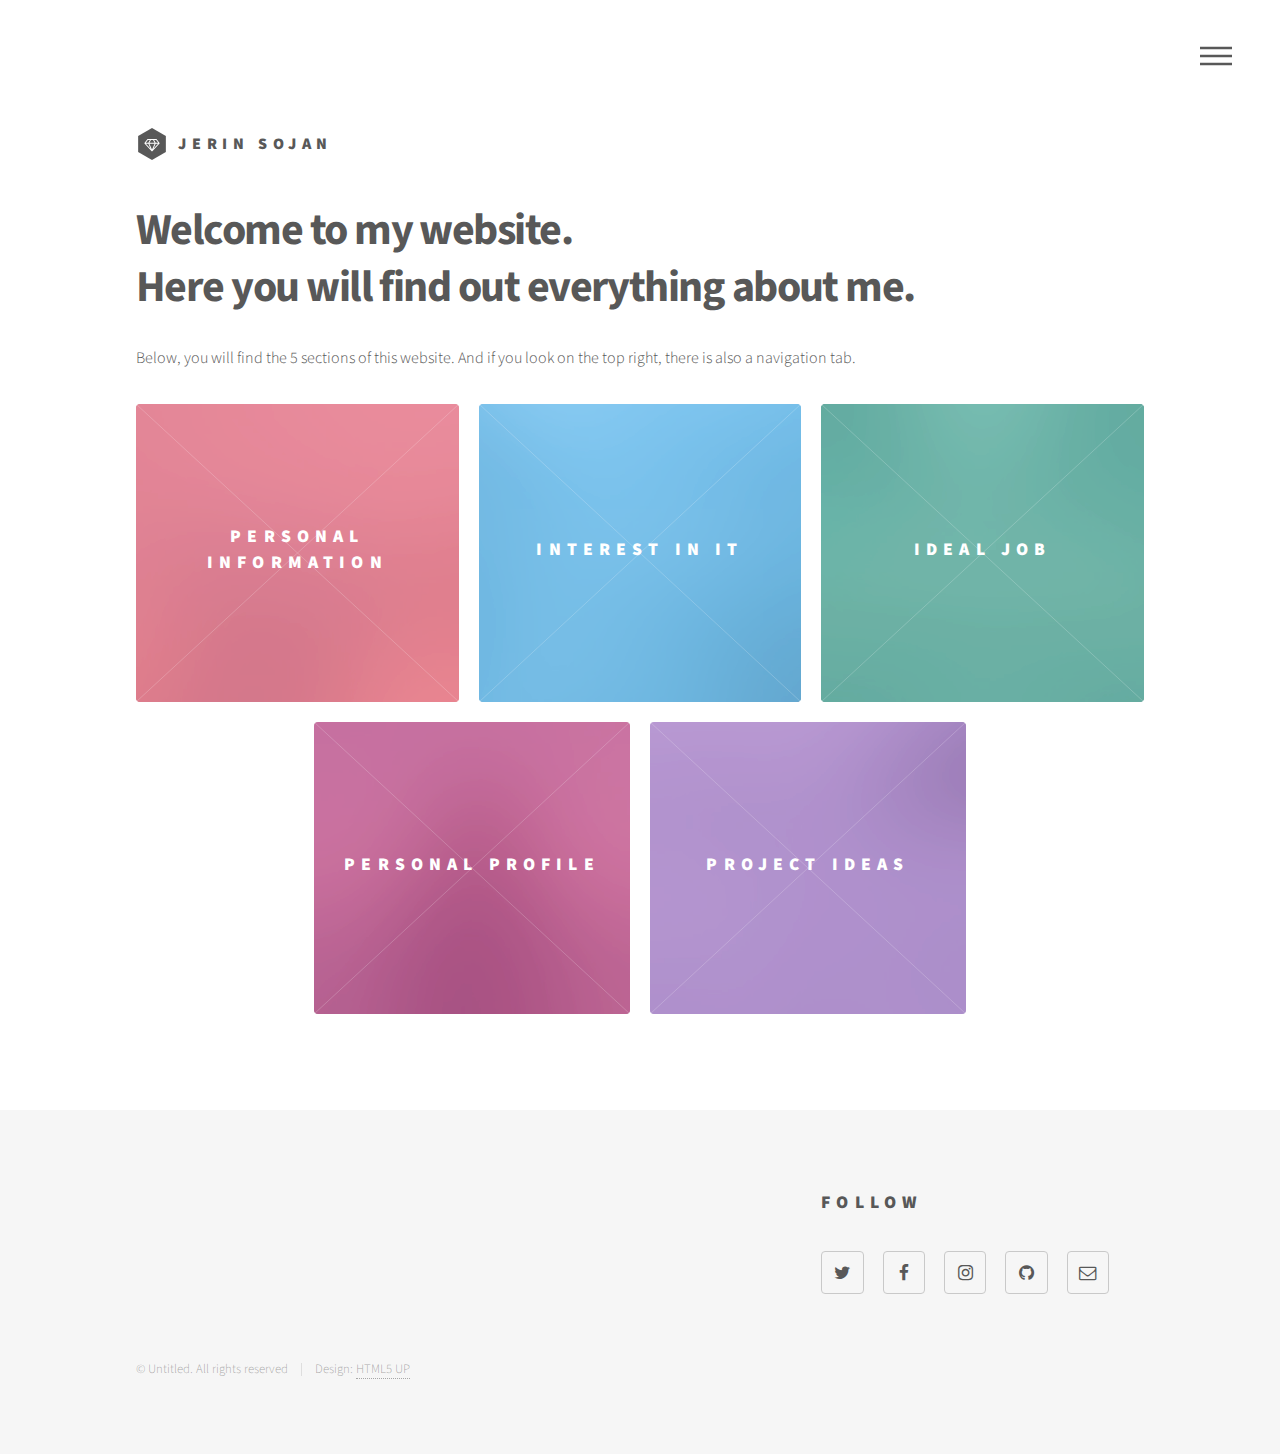
<file: index.html>
<!DOCTYPE HTML>
<!--
	Phantom by HTML5 UP
	html5up.net | @ajlkn
	Free for personal and commercial use under the CCA 3.0 license (html5up.net/license)
-->
<html>
	<head>
		<title>Main Page- Jerin Sojan</title>
		<meta charset="utf-8" />
		<meta name="viewport" content="width=device-width, initial-scale=1, user-scalable=no" />
		<link rel="stylesheet" href="assets/css/main.css" />
		<noscript><link rel="stylesheet" href="assets/css/noscript.css" /></noscript>
	</head>
	<body class="is-preload">
		<!-- Wrapper -->
			<div id="wrapper">

				<!-- Header -->
					<header id="header">
						<div class="inner">

							<!-- Logo -->
								<a href="index.html" class="logo">
									<span class="symbol"><img src="images/logo.svg" alt="" /></span><span class="title">Jerin Sojan</span>
								</a>

							<!-- Nav -->
								<nav>
									<ul>
										<li><a href="#menu">Menu</a></li>
									</ul>
								</nav>

						</div>
					</header>

				<!-- Menu -->
					<nav id="menu">
						<h2>Menu</h2>
						<ul>
							<li><a href="index.html">Home</a></li>
							<li><a href="1.information.html">Personal Information</a></li>
							<li><a href="2.interest.html">Interest in IT</a></li>
							<li><a href="3.ideal.html">Ideal Job</a></li>
							<li><a href="4.profile.html">Personal Profile</a></li>
							<li><a href="5.project.html">Project ideas</a></li>
						</ul>
					</nav>

				<!-- Main -->
					<div id="main">
						<div class="inner">
							<header>
								<h1>Welcome to my website.<br />Here you will find out everything about me.</h1>
								<p>Below, you will find the 5 sections of this website. And if you look on the top right, there is also a navigation tab.</p>
							</header>
							<section class="tiles">
								<article class="style1">
									<span class="image">
										<img src="images/pic01.jpg" alt="" />
									</span>
									<a href="1.information.html">
										<h2>Personal Information</h2>
										<div class="content">
											<p>You'll find personal details about me here</p>
										</div>
									</a>
								</article>
								<article class="style2">
									<span class="image">
										<img src="images/pic02.jpg" alt="" />
									</span>
									<a href="2.interest.html">
										<h2>Interest in IT</h2>
										<div class="content">
											<p>Why am I interested in IT?</p>
										</div>
									</a>
								</article>
								<article class="style3">
									<span class="image">
										<img src="images/pic03.jpg" alt="" />
									</span>
									<a href="3.ideal.html">
										<h2>Ideal Job</h2>
										<div class="content">
											<p>What is my ideal job?</p>
										</div>
									</a>
								</article>
							</section>
							<section class="tiles" id="centertiles">
								<article class="style4" id="leftbox">
									<span class="image">
										<img src="images/pic04.jpg" alt="" />
									</span>
									<a href="4.profile.html">
										<h2>Personal Profile</h2>
										<div class="content">
											<p>What is my personality?</p>
										</div>
									</a>
								</article>
								<article class="style5" id="rightbox">
									<span class="image">
										<img src="images/pic05.jpg" alt="" />
									</span>
									<a href="5.project.html">
										<h2>Project ideas</h2>
										<div class="content">
											<p>What is the type of projects I like to do?</p>
										</div>
									</a>
								</article>
							</section>
						</div>
					</div>

				<!-- Footer -->
					<footer id="footer">
						<div class="inner">
							<section>
								<p></p>
							</section>
							<section>
								<h2>Follow</h2>
								<ul class="icons">
									<li><a href="https://twitter.com/kanyewest" class="icon style2 fa-twitter"><span class="label">Twitter</span></a></li>
									<li><a href="https://www.facebook.com/jerinsoprettyflacko" class="icon style2 fa-facebook"><span class="label">Facebook</span></a></li>
									<li><a href="https://www.instagram.com/jerin.so/" class="icon style2 fa-instagram"><span class="label">Instagram</span></a></li>
									<li><a href="https://github.com/Marveloaz" class="icon style2 fa-github"><span class="label">GitHub</span></a></li>
									<li><a href="#" class="icon style2 fa-envelope-o"><span class="label">Email</span></a></li>
								</ul>
							</section>
							<ul class="copyright">
								<li>&copy; Untitled. All rights reserved</li><li>Design: <a href="http://html5up.net">HTML5 UP</a></li>
							</ul>
						</div>
					</footer>

			</div>

		<!-- Scripts comment -->
			<script src="assets/js/jquery.min.js"></script>
			<script src="assets/js/browser.min.js"></script>
			<script src="assets/js/breakpoints.min.js"></script>
			<script src="assets/js/util.js"></script>
			<script src="assets/js/main.js"></script>

	</body>
</html>
</file>
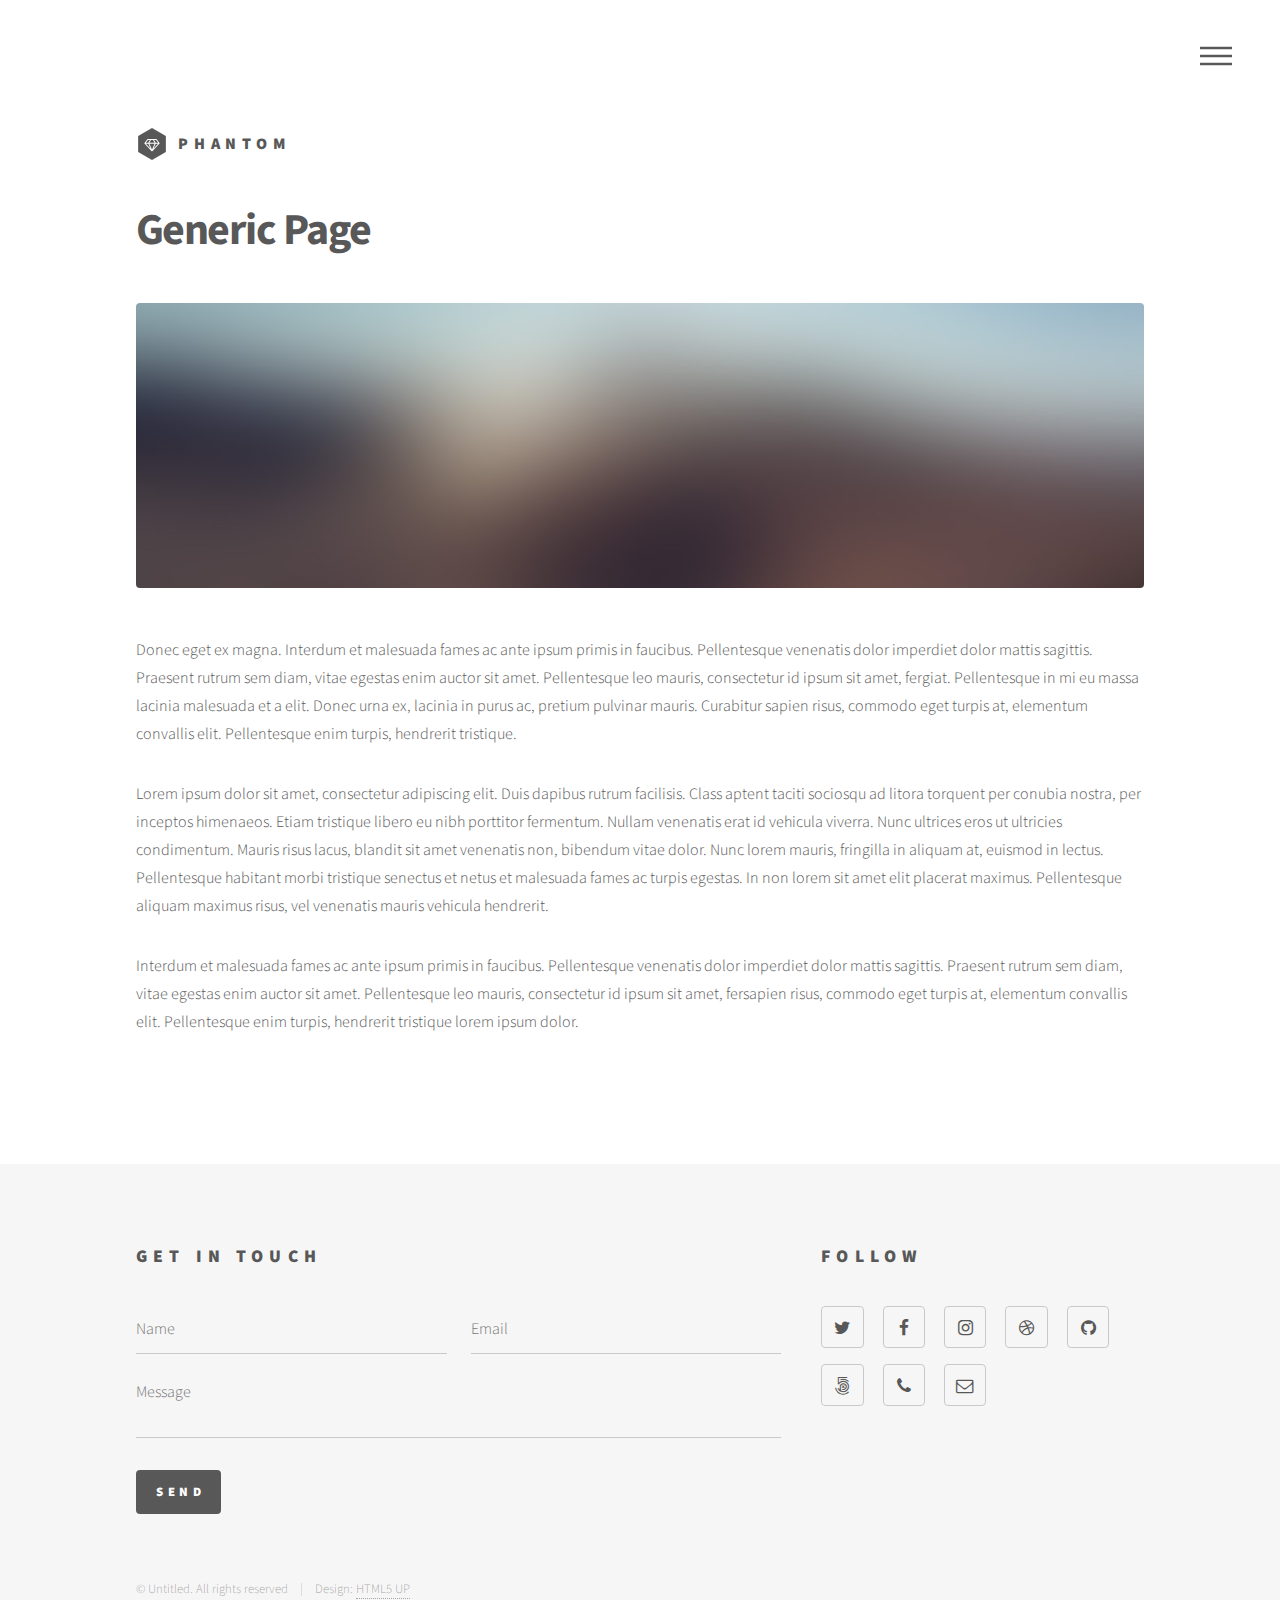
<file: 1.information.html>
<!DOCTYPE HTML>
<!--
	Phantom by HTML5 UP
	html5up.net | @ajlkn
	Free for personal and commercial use under the CCA 3.0 license (html5up.net/license)
-->
<html>
	<head>
		<title>Generic - Phantom by HTML5 UP</title>
		<meta charset="utf-8" />
		<meta name="viewport" content="width=device-width, initial-scale=1, user-scalable=no" />
		<link rel="stylesheet" href="assets/css/main.css" />
		<noscript><link rel="stylesheet" href="assets/css/noscript.css" /></noscript>
	</head>
	<body class="is-preload">
		<!-- Wrapper -->
			<div id="wrapper">

				<!-- Header -->
					<header id="header">
						<div class="inner">

							<!-- Logo -->
								<a href="index.html" class="logo">
									<span class="symbol"><img src="images/logo.svg" alt="" /></span><span class="title">Phantom</span>
								</a>

							<!-- Nav -->
								<nav>
									<ul>
										<li><a href="#menu">Menu</a></li>
									</ul>
								</nav>

						</div>
					</header>

				<!-- Menu -->
					<nav id="menu">
						<h2>Menu</h2>
						<ul>
							<li><a href="index.html">Home</a></li>
							<li><a href="generic.html">Ipsum veroeros</a></li>
							<li><a href="generic.html">Tempus etiam</a></li>
							<li><a href="generic.html">Consequat dolor</a></li>
							<li><a href="elements.html">Elements</a></li>
						</ul>
					</nav>

				<!-- Main -->
					<div id="main">
						<div class="inner">
							<h1>Generic Page</h1>
							<span class="image main"><img src="images/pic13.jpg" alt="" /></span>
							<p>Donec eget ex magna. Interdum et malesuada fames ac ante ipsum primis in faucibus. Pellentesque venenatis dolor imperdiet dolor mattis sagittis. Praesent rutrum sem diam, vitae egestas enim auctor sit amet. Pellentesque leo mauris, consectetur id ipsum sit amet, fergiat. Pellentesque in mi eu massa lacinia malesuada et a elit. Donec urna ex, lacinia in purus ac, pretium pulvinar mauris. Curabitur sapien risus, commodo eget turpis at, elementum convallis elit. Pellentesque enim turpis, hendrerit tristique.</p>
							<p>Lorem ipsum dolor sit amet, consectetur adipiscing elit. Duis dapibus rutrum facilisis. Class aptent taciti sociosqu ad litora torquent per conubia nostra, per inceptos himenaeos. Etiam tristique libero eu nibh porttitor fermentum. Nullam venenatis erat id vehicula viverra. Nunc ultrices eros ut ultricies condimentum. Mauris risus lacus, blandit sit amet venenatis non, bibendum vitae dolor. Nunc lorem mauris, fringilla in aliquam at, euismod in lectus. Pellentesque habitant morbi tristique senectus et netus et malesuada fames ac turpis egestas. In non lorem sit amet elit placerat maximus. Pellentesque aliquam maximus risus, vel venenatis mauris vehicula hendrerit.</p>
							<p>Interdum et malesuada fames ac ante ipsum primis in faucibus. Pellentesque venenatis dolor imperdiet dolor mattis sagittis. Praesent rutrum sem diam, vitae egestas enim auctor sit amet. Pellentesque leo mauris, consectetur id ipsum sit amet, fersapien risus, commodo eget turpis at, elementum convallis elit. Pellentesque enim turpis, hendrerit tristique lorem ipsum dolor.</p>
						</div>
					</div>

				<!-- Footer -->
					<footer id="footer">
						<div class="inner">
							<section>
								<h2>Get in touch</h2>
								<form method="post" action="#">
									<div class="fields">
										<div class="field half">
											<input type="text" name="name" id="name" placeholder="Name" />
										</div>
										<div class="field half">
											<input type="email" name="email" id="email" placeholder="Email" />
										</div>
										<div class="field">
											<textarea name="message" id="message" placeholder="Message"></textarea>
										</div>
									</div>
									<ul class="actions">
										<li><input type="submit" value="Send" class="primary" /></li>
									</ul>
								</form>
							</section>
							<section>
								<h2>Follow</h2>
								<ul class="icons">
									<li><a href="#" class="icon style2 fa-twitter"><span class="label">Twitter</span></a></li>
									<li><a href="#" class="icon style2 fa-facebook"><span class="label">Facebook</span></a></li>
									<li><a href="#" class="icon style2 fa-instagram"><span class="label">Instagram</span></a></li>
									<li><a href="#" class="icon style2 fa-dribbble"><span class="label">Dribbble</span></a></li>
									<li><a href="#" class="icon style2 fa-github"><span class="label">GitHub</span></a></li>
									<li><a href="#" class="icon style2 fa-500px"><span class="label">500px</span></a></li>
									<li><a href="#" class="icon style2 fa-phone"><span class="label">Phone</span></a></li>
									<li><a href="#" class="icon style2 fa-envelope-o"><span class="label">Email</span></a></li>
								</ul>
							</section>
							<ul class="copyright">
								<li>&copy; Untitled. All rights reserved</li><li>Design: <a href="http://html5up.net">HTML5 UP</a></li>
							</ul>
						</div>
					</footer>

			</div>

		<!-- Scripts -->
			<script src="assets/js/jquery.min.js"></script>
			<script src="assets/js/browser.min.js"></script>
			<script src="assets/js/breakpoints.min.js"></script>
			<script src="assets/js/util.js"></script>
			<script src="assets/js/main.js"></script>

	</body>
</html>
</file>
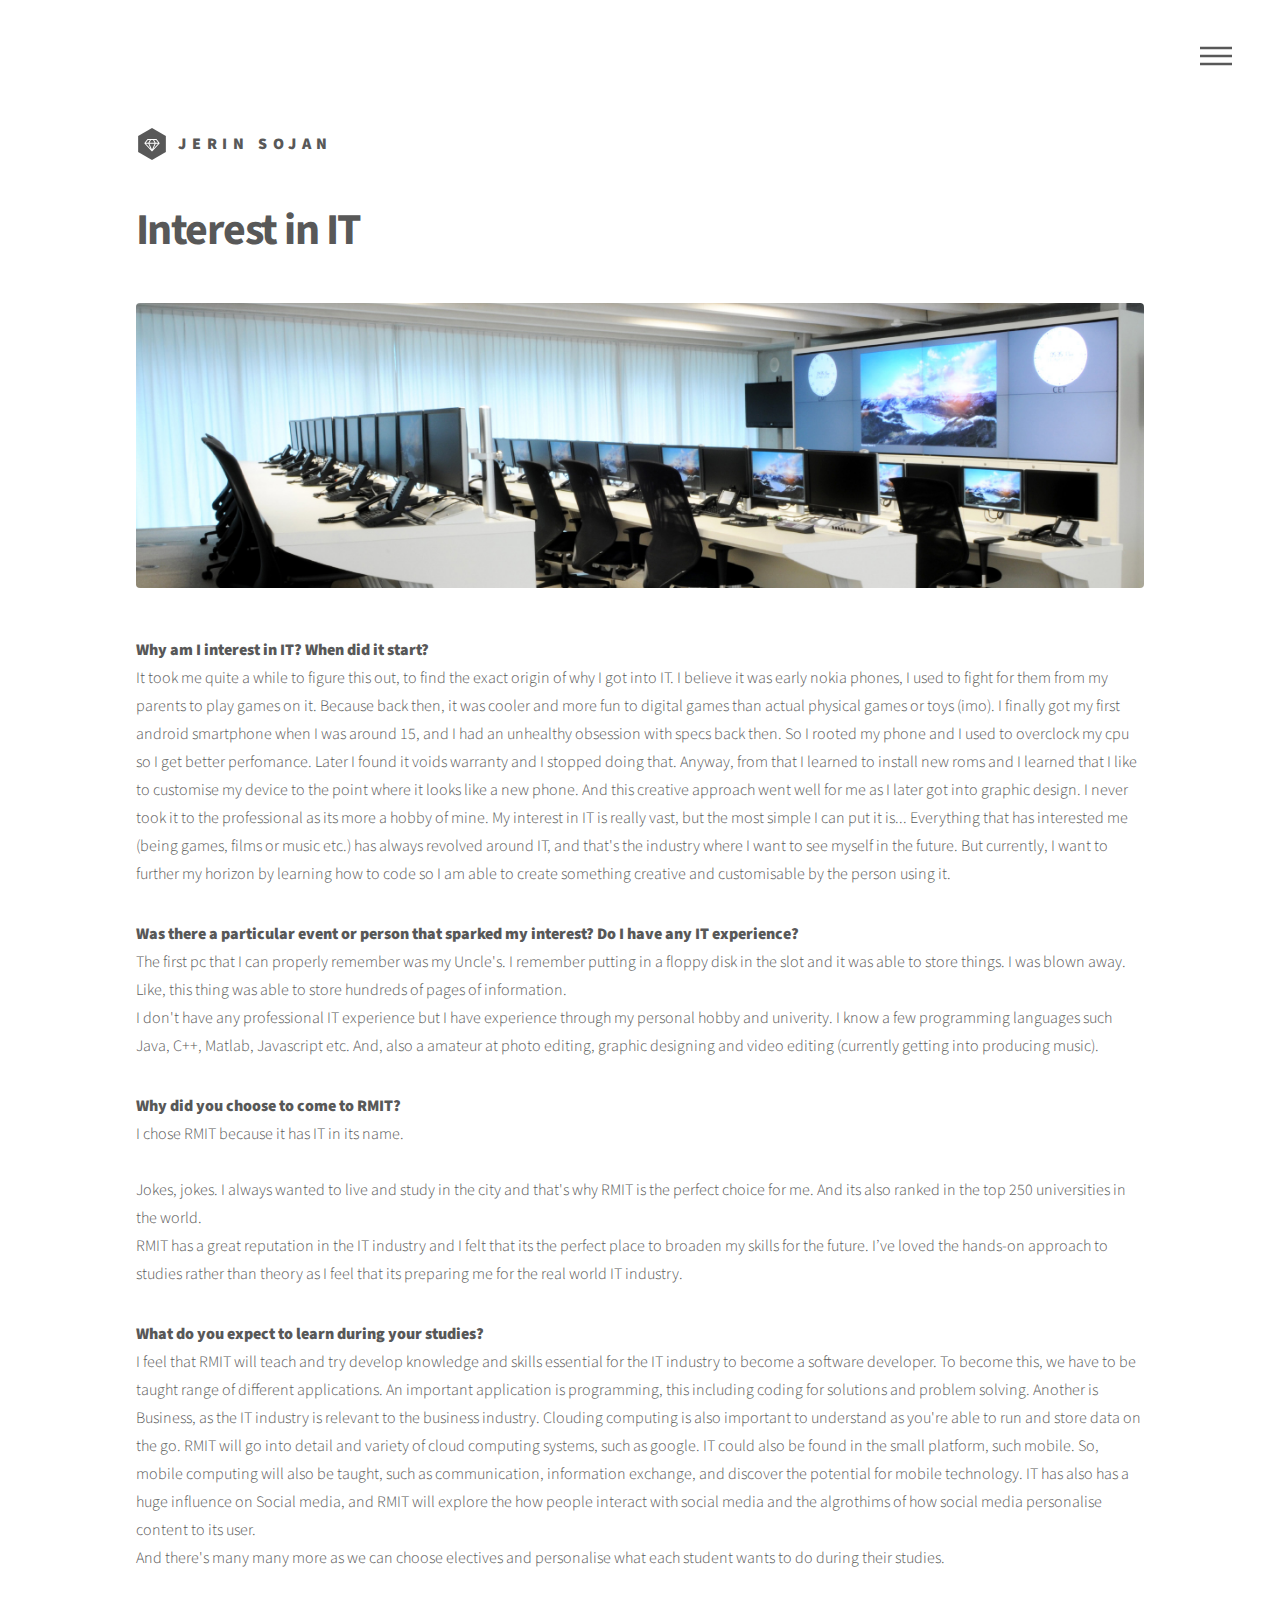
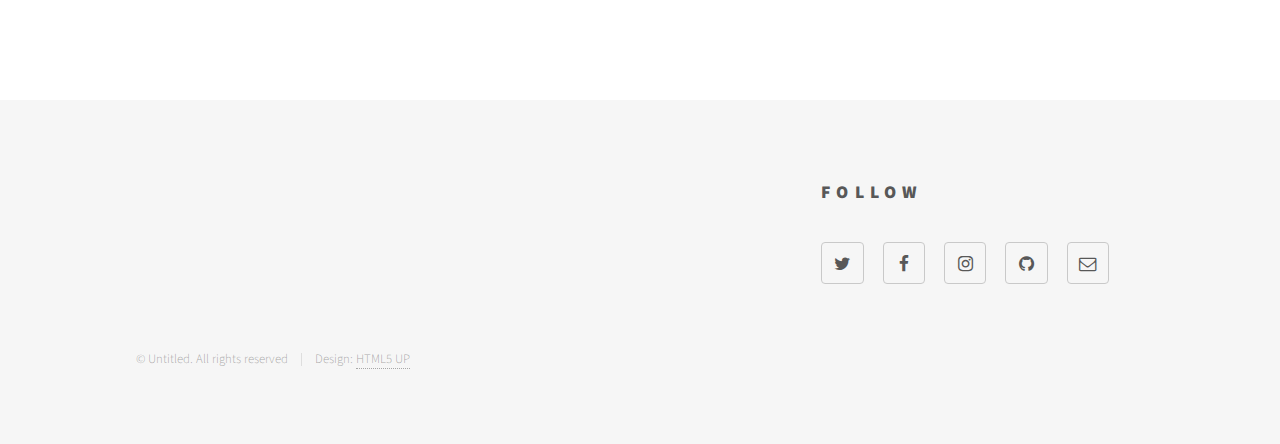
<file: 2.interest.html>
<!DOCTYPE HTML>
<!--
	Phantom by HTML5 UP
	html5up.net | @ajlkn
	Free for personal and commercial use under the CCA 3.0 license (html5up.net/license)
-->
<html>
	<head>
		<title>Interest in IT- Jerin Sojan</title>
		<meta charset="utf-8" />
		<meta name="viewport" content="width=device-width, initial-scale=1, user-scalable=no" />
		<link rel="stylesheet" href="assets/css/main.css" />
		<noscript><link rel="stylesheet" href="assets/css/noscript.css" /></noscript>
	</head>
	<body class="is-preload">
		<!-- Wrapper -->
			<div id="wrapper">

				<!-- Header -->
					<header id="header">
						<div class="inner">

							<!-- Logo -->
								<a href="index.html" class="logo">
									<span class="symbol"><img src="images/logo.svg" alt="" /></span><span class="title">Jerin Sojan</span>
								</a>

							<!-- Nav -->
								<nav>
									<ul>
										<li><a href="#menu">Menu</a></li>
									</ul>
								</nav>

						</div>
					</header>

				<!-- Menu -->
					<nav id="menu">
						<h2>Menu</h2>
						<ul>
							<li><a href="index.html">Home</a></li>
							<li><a href="1.information.html">Personal Information</a></li>
							<li><a href="2.interest.html">Interest in IT</a></li>
							<li><a href="3.ideal.html">Ideal Job</a></li>
							<li><a href="4.profile.html">Personal Profile</a></li>
							<li><a href="5.project.html">Project ideas</a></li>
						</ul>
					</nav>

				<!-- Main -->
					<div id="main">
						<div class="inner">
							<h1>Interest in IT</h1>
							<span class="image main"><img src="images/computers.jpg" alt="" /></span>
							<p><b>Why am I interest in IT? When did it start?</b><br>It took me quite a while to figure this out, to find the exact origin of why I got into IT. I believe it was early nokia phones, I used to fight for them from my parents to play games on it. Because back then, it was cooler and more fun to digital games than actual physical games or toys (imo). I finally got my first android smartphone when I was around 15, and I had an unhealthy obsession with specs back then. So I rooted my phone and I used to overclock my cpu so I get better perfomance. Later I found it voids warranty and I stopped doing that. Anyway, from that I learned to install new roms and I learned that I like to customise my device to the point where it looks like a new phone. And this creative approach went well for me as I later got into graphic design. I never took it  to the professional as its more a hobby of mine. My interest in IT is really vast, but the most simple I can put it is... Everything that has interested me (being games, films or music etc.) has always revolved around IT, and that's the industry where I want to see myself in the future. But currently, I want to further my horizon by learning how to code so I am able to create something creative and customisable by the person using it.</p>
							<p><b>Was there a particular event or person that sparked my interest?
									Do I have any IT experience?</b><br>The first pc that I can properly remember was my Uncle's. I remember putting in a floppy disk in the slot and it was able to store things. I was blown away. Like, this thing was able to store hundreds of pages of information.<br>I don't have any professional IT experience but I have experience through my personal hobby and univerity. I know a few programming languages such Java, C++, Matlab, Javascript etc. And, also a amateur at photo editing, graphic designing and video editing (currently getting into producing music).</p>
							<p><b>Why did you choose to come to RMIT?</b><br>I chose RMIT because it has IT in its name.<br><br>Jokes, jokes. I always wanted to live and study in the city and that's why RMIT is the perfect choice for me. And its also ranked in the top 250 universities in the world.<br> RMIT has a great reputation in the IT industry and I felt that its the perfect place to broaden my skills for the future. I’ve loved the hands-on approach to studies rather than theory as I feel that its preparing me for the real world IT industry.</p>
							<p><b>What do you expect to learn during your studies? </b><br>I feel that RMIT will teach and try develop knowledge and skills essential for the IT industry to become a software developer. To become this, we have to be taught range of different applications. An important application is programming, this including coding for solutions and problem solving. Another is Business, as the IT industry is relevant to the business industry. Clouding computing is also important to understand as you're able to run and store data on the go. RMIT will go into detail and variety of cloud computing systems, such as google. IT could also be found in the small platform, such mobile. So, mobile computing will also be taught, such as communication, information exchange, and discover the potential for mobile technology. IT has also has a huge influence on Social media, and RMIT will explore the how people interact with social media and the algrothims of how social media personalise content to its user.<br>And there's many many more as we can choose electives and personalise what each student wants to do during their studies.</p>
						</div>
					</div>

				<!-- Footer -->
				<footer id="footer">
					<div class="inner">
						<section>
							<p></p>
						</section>
						<section>
							<h2>Follow</h2>
							<ul class="icons">
								<li><a href="https://twitter.com/kanyewest" class="icon style2 fa-twitter"><span class="label">Twitter</span></a></li>
								<li><a href="https://www.facebook.com/jerinsoprettyflacko" class="icon style2 fa-facebook"><span class="label">Facebook</span></a></li>
								<li><a href="https://www.instagram.com/jerin.so/" class="icon style2 fa-instagram"><span class="label">Instagram</span></a></li>
								<li><a href="https://github.com/Marveloaz" class="icon style2 fa-github"><span class="label">GitHub</span></a></li>
								<li><a href="#" class="icon style2 fa-envelope-o"><span class="label">Email</span></a></li>
							</ul>
						</section>
						<ul class="copyright">
							<li>&copy; Untitled. All rights reserved</li><li>Design: <a href="http://html5up.net">HTML5 UP</a></li>
						</ul>
					</div>
				</footer>

		</div>

	<!-- Scripts -->
		<script src="assets/js/jquery.min.js"></script>
		<script src="assets/js/browser.min.js"></script>
		<script src="assets/js/breakpoints.min.js"></script>
		<script src="assets/js/util.js"></script>
		<script src="assets/js/main.js"></script>

</body>
</html>
</file>
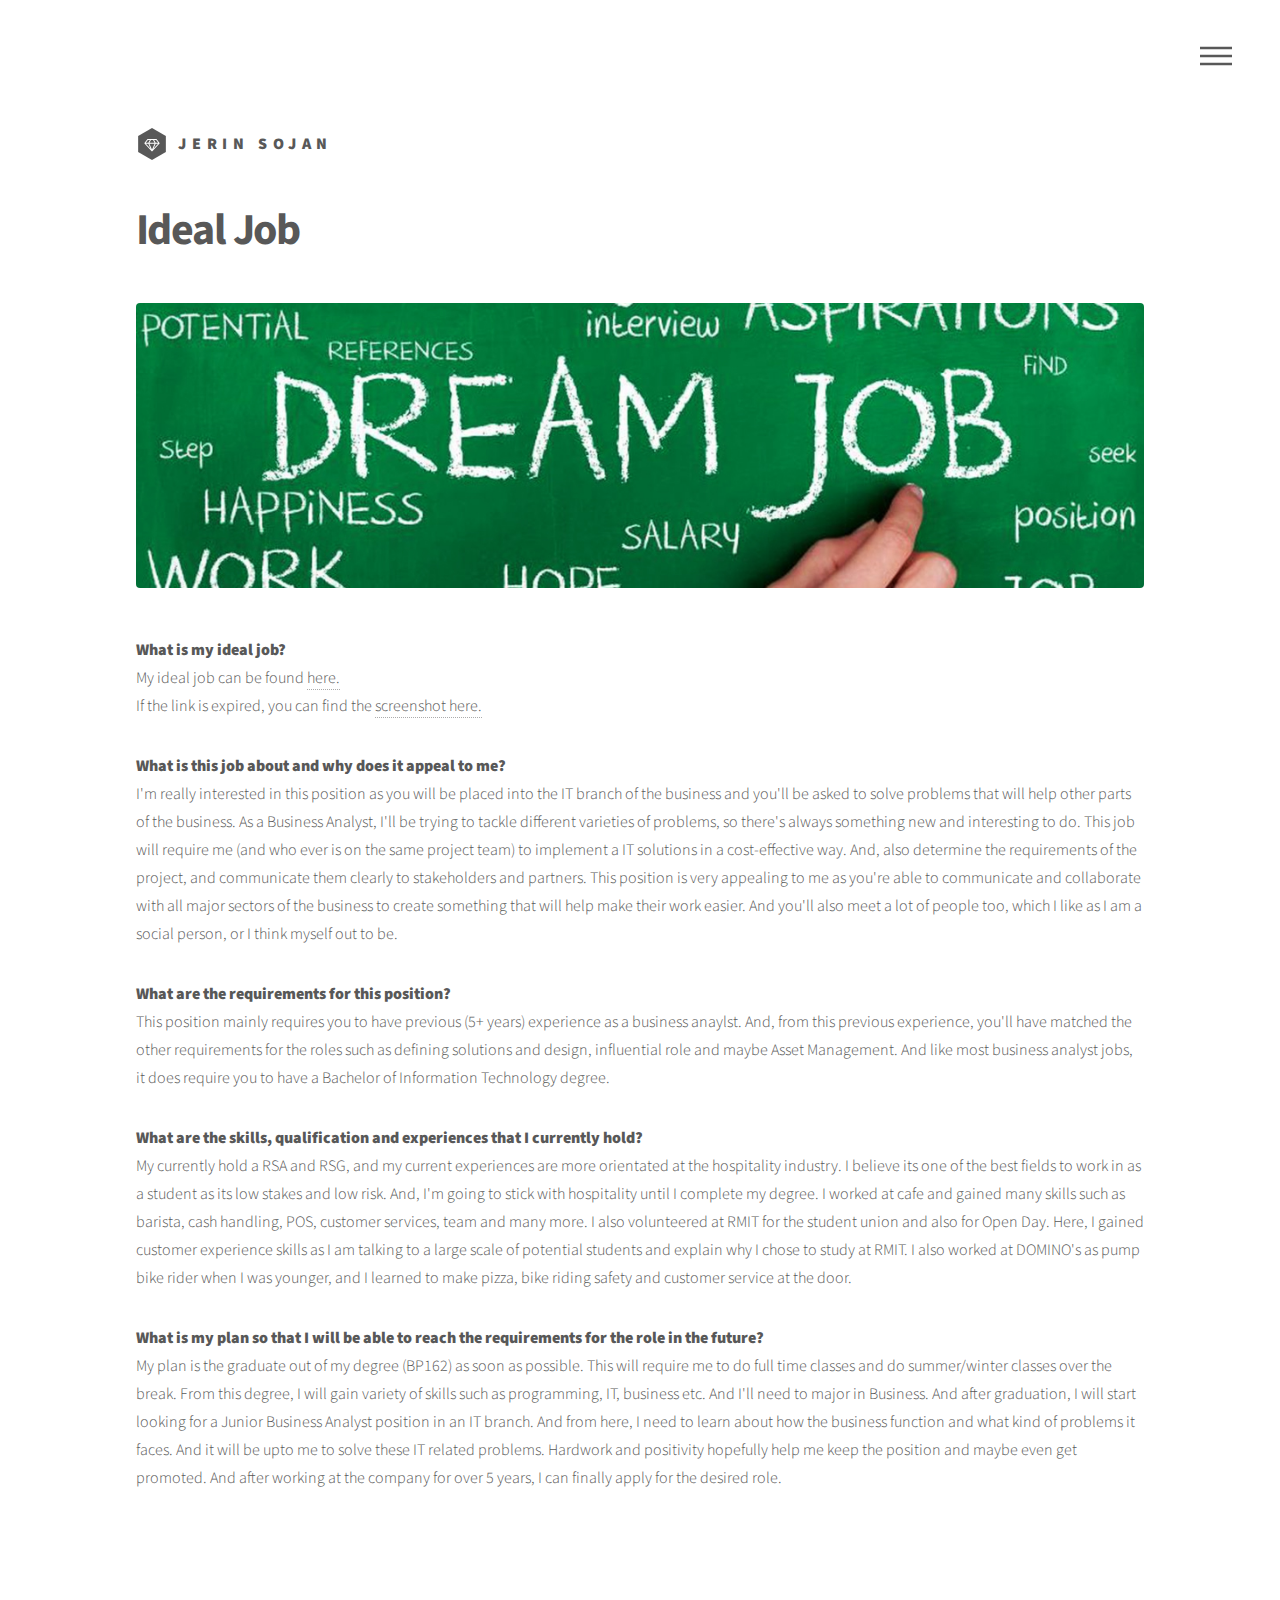
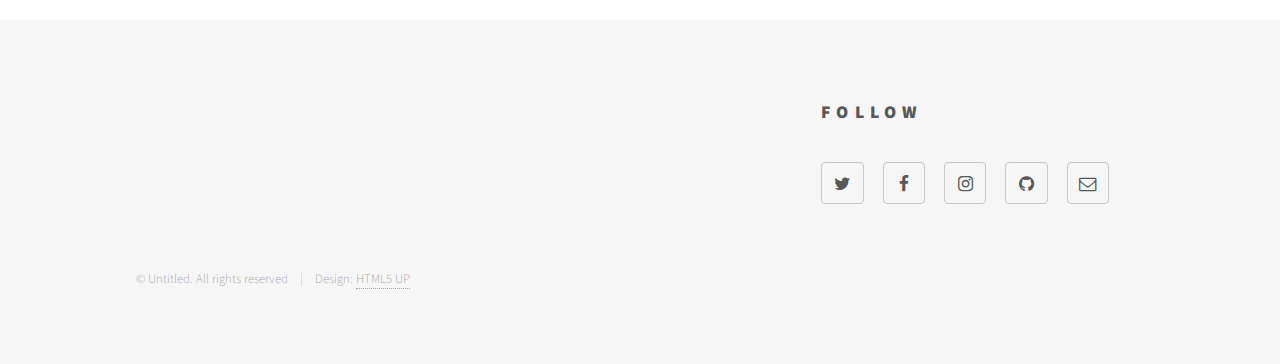
<file: 3.ideal.html>
<!DOCTYPE HTML>
<!--
	Phantom by HTML5 UP
	html5up.net | @ajlkn
	Free for personal and commercial use under the CCA 3.0 license (html5up.net/license)
-->
<html>
	<head>
		<title>Ideal Job- Jerin Sojan</title>
		<meta charset="utf-8" />
		<meta name="viewport" content="width=device-width, initial-scale=1, user-scalable=no" />
		<link rel="stylesheet" href="assets/css/main.css" />
		<noscript><link rel="stylesheet" href="assets/css/noscript.css" /></noscript>
	</head>
	<body class="is-preload">
		<!-- Wrapper -->
			<div id="wrapper">

				<!-- Header -->
					<header id="header">
						<div class="inner">

							<!-- Logo -->
								<a href="index.html" class="logo">
									<span class="symbol"><img src="images/logo.svg" alt="" /></span><span class="title">Jerin Sojan</span>
								</a>

							<!-- Nav -->
								<nav>
									<ul>
										<li><a href="#menu">Menu</a></li>
									</ul>
								</nav>

						</div>
					</header>

				<!-- Menu -->
					<nav id="menu">
						<h2>Menu</h2>
						<ul>
							<li><a href="index.html">Home</a></li>
							<li><a href="1.information.html">Personal Information</a></li>
							<li><a href="2.interest.html">Interest in IT</a></li>
							<li><a href="3.ideal.html">Ideal Job</a></li>
							<li><a href="4.profile.html">Personal Profile</a></li>
							<li><a href="5.project.html">Project ideas</a></li>
						</ul>
					</nav>

				<!-- Main -->
				<div id="main">
					<div class="inner">
						<h1>Ideal Job</h1>
						<span class="image main"><img src="images/job.jpg" alt="" /></span>
						<p><b>What is my ideal job?</b><br>My ideal job can be found <a href="https://www.seek.com.au/job/36939664?type=standard">here.</a>
							<br>If the link is expired, you can find the <a href="6. job-description.html">screenshot here.	</a></p>
						<p><b>What is this job about and why does it appeal to me?</b><br>I'm really interested in this position as you will be placed into the IT branch of the business and you'll be asked to solve problems that will help other parts of the business. As a Business Analyst, I'll be trying to tackle different varieties of problems, so there's always something new and interesting to do. This job will require me (and who ever is on the same project team) to implement a IT solutions in a cost-effective way. And, also determine the requirements of the project, and communicate them clearly to stakeholders and partners. This position is very appealing to me as you're able to communicate and collaborate with all major sectors of the business to create something that will help make their work easier. And you'll also meet a lot of people too, which I like as I am a social person, or I think myself out to be.</p>
						<p><b>What are the requirements for this position?</b><br>This position mainly requires you to have previous (5+ years) experience as a business anaylst. And, from this previous experience, you'll have matched the other requirements for the roles such as defining solutions and design, influential role and maybe Asset Management. And like most business analyst jobs, it does require you to have a Bachelor of Information Technology degree.</p>
						<p><b>What are the skills, qualification and experiences that I currently hold?</b><br>My currently hold a RSA and RSG, and my current experiences are more orientated at the hospitality industry. I believe its one of the best fields to work in as a student as its low stakes and low risk. And, I'm going to stick with hospitality until I complete my degree. I worked at cafe and gained many skills such as barista, cash handling, POS, customer services, team and many more. I also volunteered at RMIT for the student union and also for Open Day. Here, I gained customer experience skills as I am talking to a large scale of potential students and explain why I chose to study at RMIT. I also worked at DOMINO's as pump bike rider when I was younger, and I learned to make pizza, bike riding safety and customer service at the door.</p>
						<p><b>What is my plan so that I will be able to reach the requirements for the role in the future?</b><br>My plan is the graduate out of my degree (BP162) as soon as possible. This will require me to do full time classes and do summer/winter classes over the break. From this degree, I will gain variety of skills such as programming, IT, business etc. And I'll need to major in Business. And after graduation, I will start looking for a Junior Business Analyst position in an IT branch. And from here, I need to learn about how the business function and what kind of problems it faces. And it will be upto me to solve these IT related problems. Hardwork and positivity hopefully help me keep the position and maybe even get promoted. And after working at the company for over 5 years, I can finally apply for the desired role.</p>
							</div>
				</div>

				<!-- Footer -->
				<footer id="footer">
					<div class="inner">
						<section>
							<p></p>
						</section>
						<section>
							<h2>Follow</h2>
							<ul class="icons">
								<li><a href="https://twitter.com/kanyewest" class="icon style2 fa-twitter"><span class="label">Twitter</span></a></li>
								<li><a href="https://www.facebook.com/jerinsoprettyflacko" class="icon style2 fa-facebook"><span class="label">Facebook</span></a></li>
								<li><a href="https://www.instagram.com/jerin.so/" class="icon style2 fa-instagram"><span class="label">Instagram</span></a></li>
								<li><a href="https://github.com/Marveloaz" class="icon style2 fa-github"><span class="label">GitHub</span></a></li>
								<li><a href="#" class="icon style2 fa-envelope-o"><span class="label">Email</span></a></li>
							</ul>
						</section>
						<ul class="copyright">
							<li>&copy; Untitled. All rights reserved</li><li>Design: <a href="http://html5up.net">HTML5 UP</a></li>
						</ul>
					</div>
				</footer>

		</div>

	<!-- Scripts -->
		<script src="assets/js/jquery.min.js"></script>
		<script src="assets/js/browser.min.js"></script>
		<script src="assets/js/breakpoints.min.js"></script>
		<script src="assets/js/util.js"></script>
		<script src="assets/js/main.js"></script>

</body>
</html>
</file>
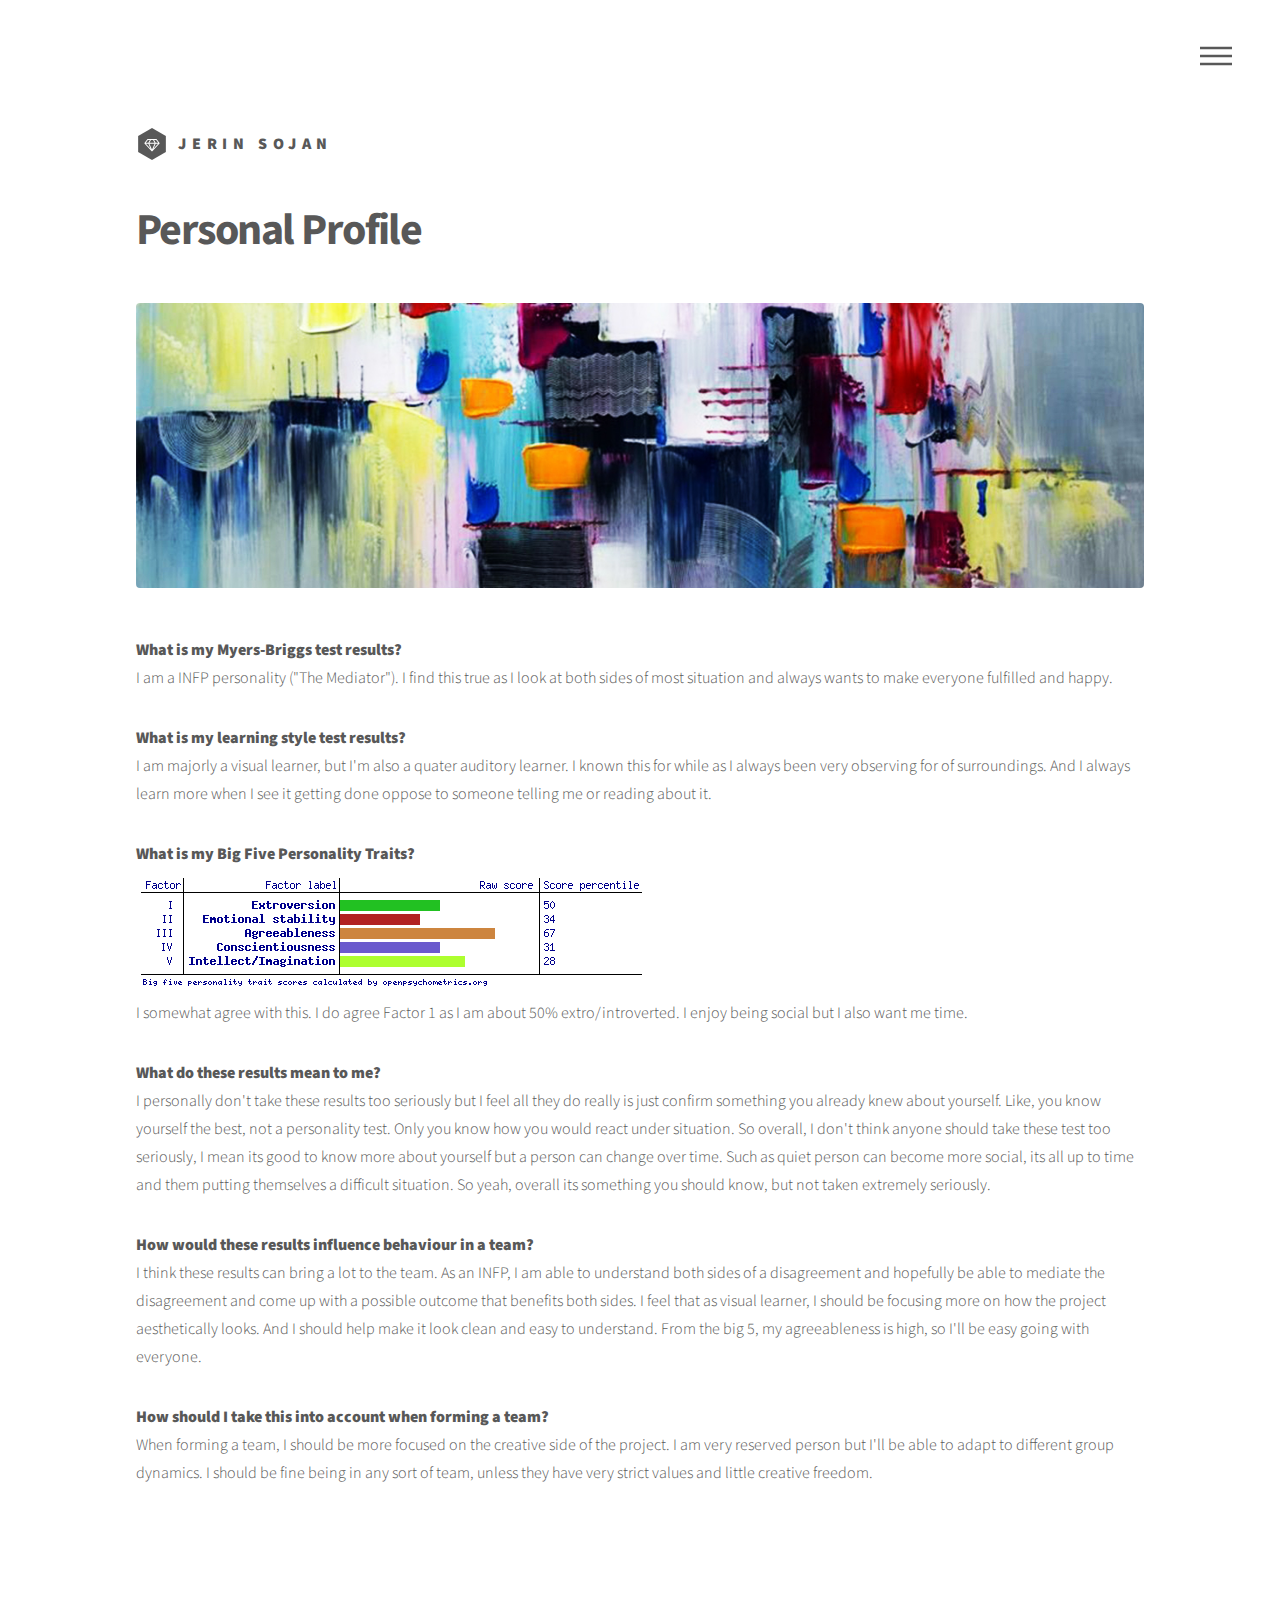
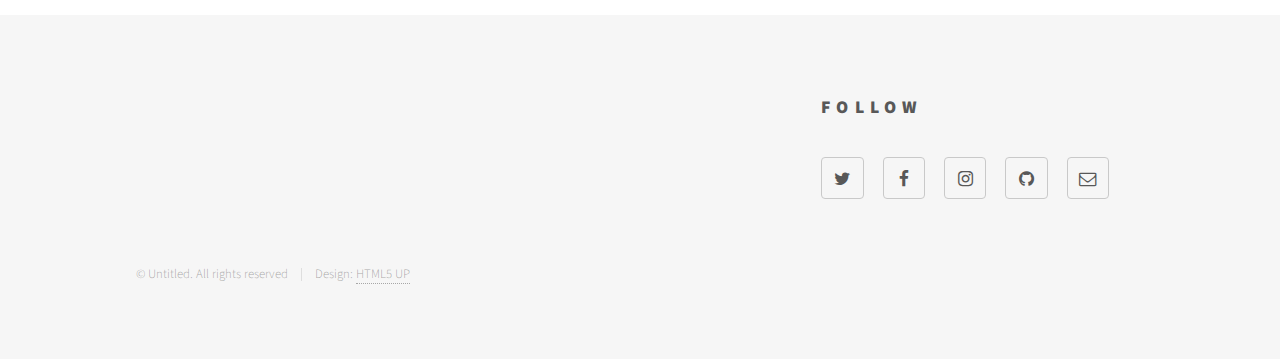
<file: 4.profile.html>
<!DOCTYPE HTML>
<!--
	Phantom by HTML5 UP
	html5up.net | @ajlkn
	Free for personal and commercial use under the CCA 3.0 license (html5up.net/license)
-->
<html>
	<head>
		<title>Personal Profile- Jerin Sojan</title>
		<meta charset="utf-8" />
		<meta name="viewport" content="width=device-width, initial-scale=1, user-scalable=no" />
		<link rel="stylesheet" href="assets/css/main.css" />
		<noscript><link rel="stylesheet" href="assets/css/noscript.css" /></noscript>
	</head>
	<body class="is-preload">
		<!-- Wrapper -->
			<div id="wrapper">

				<!-- Header -->
					<header id="header">
						<div class="inner">

							<!-- Logo -->
								<a href="index.html" class="logo">
									<span class="symbol"><img src="images/logo.svg" alt="" /></span><span class="title">Jerin Sojan</span>
								</a>

							<!-- Nav -->
								<nav>
									<ul>
										<li><a href="#menu">Menu</a></li>
									</ul>
								</nav>

						</div>
					</header>

				<!-- Menu -->
					<nav id="menu">
						<h2>Menu</h2>
						<ul>
							<li><a href="index.html">Home</a></li>
							<li><a href="1.information.html">Personal Information</a></li>
							<li><a href="2.interest.html">Interest in IT</a></li>
							<li><a href="3.ideal.html">Ideal Job</a></li>
							<li><a href="4.profile.html">Personal Profile</a></li>
							<li><a href="5.project.html">Project ideas</a></li>
						</ul>
					</nav>

				<!-- Main -->
				<div id="main">
					<div class="inner">
						<h1>Personal Profile</h1>
						<span class="image main"><img src="images/painting.jpg" alt="" /></span>
						<p><b>What is my Myers-Briggs test results?</b><br>I am a INFP personality ("The Mediator"). I find this true as I look at both sides of most situation and always wants to make everyone fulfilled and happy.</p>
						<p><b>What is my learning style test results?</b><br>I am majorly a visual learner, but I'm also a quater auditory learner. I known this for while as I always been very observing for of surroundings. And I always learn more when I see it getting done oppose to someone telling me or reading about it.</p>
						<p><b>What is my Big Five Personality Traits?</b><br><img src="images/big5.png" alt="" /><br>I somewhat agree with this. I do agree Factor 1 as I am about 50% extro/introverted. I enjoy being social but I also want me time.</p>
						<p><b>What do these results mean to me?</b><br>I personally don't take these results too seriously but I feel all they do really is just confirm something you already knew about yourself. Like, you know yourself the best, not a personality test. Only you know how you would react under situation. So overall, I don't think anyone should take these test too seriously, I mean its good to know more about yourself but a person can change over time. Such as quiet person can become more social, its all up to time and them putting themselves a difficult situation. So yeah, overall its something you should know, but not taken extremely seriously.</p>
						<p><b>How would these results influence behaviour in a team?</b><br>I think these results can bring a lot to the team. As an INFP, I am able to understand both sides of a disagreement and hopefully be able to mediate the disagreement and come up with a possible outcome that benefits both sides. I feel that as visual learner, I should be focusing more on how the project aesthetically looks. And I should help make it look clean and easy to understand. From the big 5, my agreeableness is high, so I'll be easy going with everyone.</p>
						<p><b>How should I take this into account when forming a team?</b><br>When forming a team, I should be more focused on the creative side of the project. I am very reserved person but I'll be able to adapt to different group dynamics. I should be fine being in any sort of team, unless they have very strict values and little creative freedom.<p>
							</div>
				</div>

				<!-- Footer -->
				<footer id="footer">
					<div class="inner">
						<section>
							<p></p>
						</section>
						<section>
							<h2>Follow</h2>
							<ul class="icons">
								<li><a href="https://twitter.com/kanyewest" class="icon style2 fa-twitter"><span class="label">Twitter</span></a></li>
								<li><a href="https://www.facebook.com/jerinsoprettyflacko" class="icon style2 fa-facebook"><span class="label">Facebook</span></a></li>
								<li><a href="https://www.instagram.com/jerin.so/" class="icon style2 fa-instagram"><span class="label">Instagram</span></a></li>
								<li><a href="https://github.com/Marveloaz" class="icon style2 fa-github"><span class="label">GitHub</span></a></li>
								<li><a href="#" class="icon style2 fa-envelope-o"><span class="label">Email</span></a></li>
							</ul>
						</section>
						<ul class="copyright">
							<li>&copy; Untitled. All rights reserved</li><li>Design: <a href="http://html5up.net">HTML5 UP</a></li>
						</ul>
					</div>
				</footer>

		</div>

	<!-- Scripts -->
		<script src="assets/js/jquery.min.js"></script>
		<script src="assets/js/browser.min.js"></script>
		<script src="assets/js/breakpoints.min.js"></script>
		<script src="assets/js/util.js"></script>
		<script src="assets/js/main.js"></script>

</body>
</html>
</file>
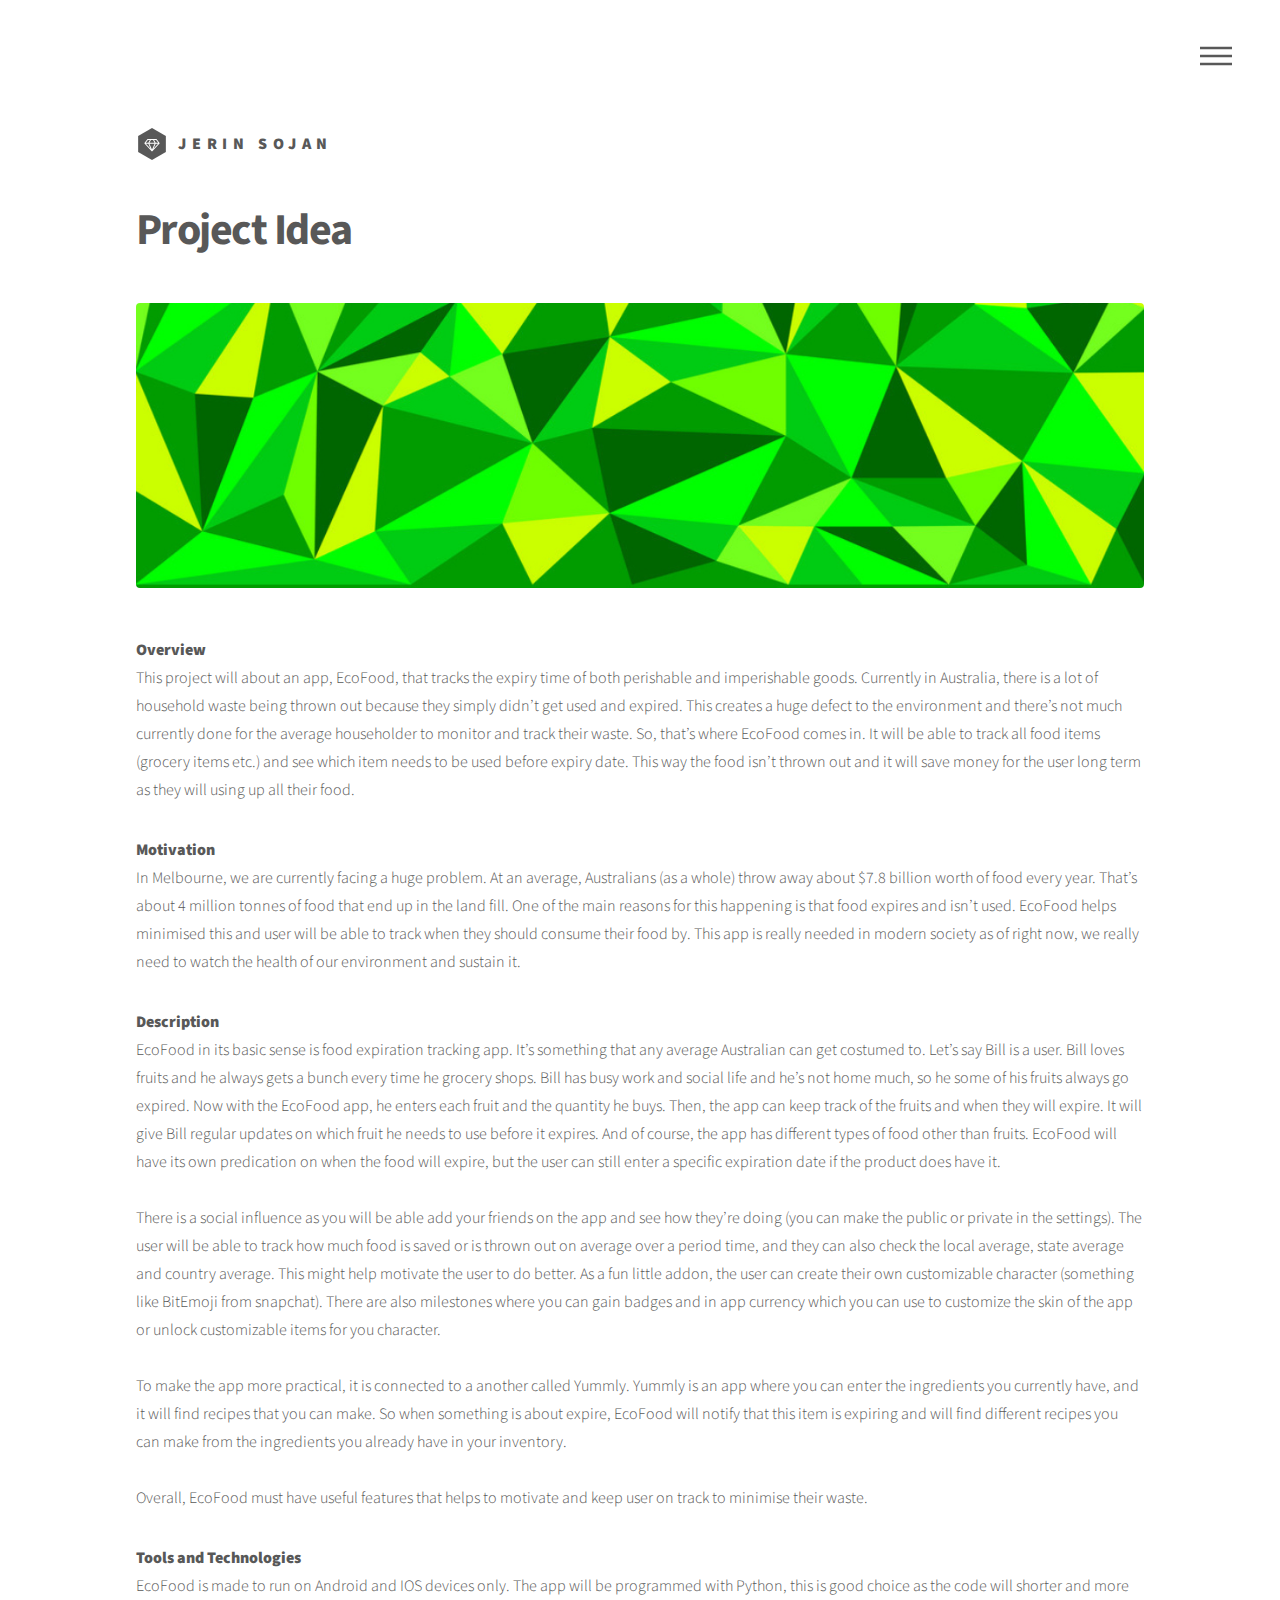
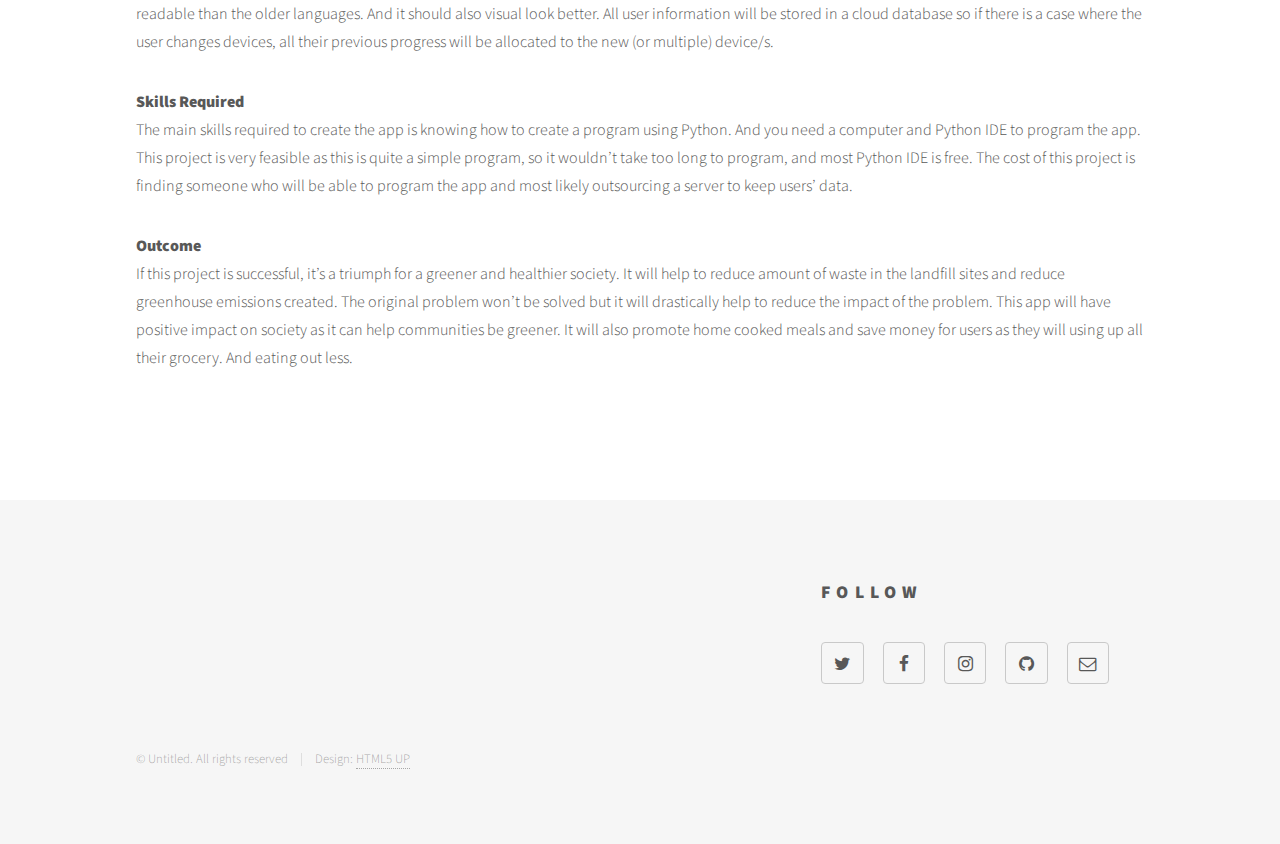
<file: 5.project.html>
<!DOCTYPE HTML>
<!--
	Phantom by HTML5 UP
	html5up.net | @ajlkn
	Free for personal and commercial use under the CCA 3.0 license (html5up.net/license)
-->
<html>
	<head>
		<title>Project Idea- Jerin Sojan</title>
		<meta charset="utf-8" />
		<meta name="viewport" content="width=device-width, initial-scale=1, user-scalable=no" />
		<link rel="stylesheet" href="assets/css/main.css" />
		<noscript><link rel="stylesheet" href="assets/css/noscript.css" /></noscript>
	</head>
	<body class="is-preload">
		<!-- Wrapper -->
			<div id="wrapper">

				<!-- Header -->
					<header id="header">
						<div class="inner">

							<!-- Logo -->
								<a href="index.html" class="logo">
									<span class="symbol"><img src="images/logo.svg" alt="" /></span><span class="title">Jerin Sojan</span>
								</a>

							<!-- Nav -->
								<nav>
									<ul>
										<li><a href="#menu">Menu</a></li>
									</ul>
								</nav>

						</div>
					</header>

				<!-- Menu -->
					<nav id="menu">
						<h2>Menu</h2>
						<ul>
							<li><a href="index.html">Home</a></li>
							<li><a href="1.information.html">Personal Information</a></li>
							<li><a href="2.interest.html">Interest in IT</a></li>
							<li><a href="3.ideal.html">Ideal Job</a></li>
							<li><a href="4.profile.html">Personal Profile</a></li>
							<li><a href="5.project.html">Project ideas</a></li>
						</ul>
					</nav>

				<!-- Main -->
				<div id="main">
					<div class="inner">
						<h1>Project Idea</h1>
						<span class="image main"><img src="images/poly.jpg" alt="" /></span>
						<p><b>Overview</b><br>This project will about an app, EcoFood, that tracks the expiry time of both perishable and imperishable goods. Currently in Australia, there is a lot of household waste being thrown out because they simply didn’t get used and expired. This creates a huge defect to the environment and there’s not much currently done for the average householder to monitor and track their waste. So, that’s where EcoFood comes in. It will be able to track all food items (grocery items etc.) and see which item needs to be used before expiry date. This way the food isn’t thrown out and it will save money for the user long term as they will using up all their food. </p>
						<p><b>Motivation</b><br>In Melbourne, we are currently facing a huge problem. At an average, Australians (as a whole) throw away about $7.8 billion worth of food every year. That’s about 4 million tonnes of food that end up in the land fill. One of the main reasons for this happening is that food expires and isn’t used. EcoFood helps minimised this and user will be able to track when they should consume their food by. This app is really needed in modern society as of right now, we really need to watch the health of our environment and sustain it. </p>
						<p><b>Description</b><br>EcoFood in its basic sense is food expiration tracking app. It’s something that any average Australian can get costumed to. Let’s say Bill is a user. Bill loves fruits and he always gets a bunch every time he grocery shops. Bill has busy work and social life and he’s not home much, so he some of his fruits always go expired. Now with the EcoFood app, he enters each fruit and the quantity he buys. Then, the app can keep track of the fruits and when they will expire. It will give Bill regular updates on which fruit he needs to use before it expires. And of course, the app has different types of food other than fruits. EcoFood will have its own predication on when the food will expire, but the user can still enter a specific expiration date if the product does have it. <br><br>There is a social influence as you will be able add your friends on the app and see how they’re doing (you can make the public or private in the settings). The user will be able to track how much food is saved or is thrown out on average over a period time, and they can also check the local average, state average and country average. This might help motivate the user to do better. As a fun little addon, the user can create their own customizable character (something like BitEmoji from snapchat). There are also milestones where you can gain badges and in app currency which you can use to customize the skin of the app or unlock customizable items for you character. <br><br>To make the app more practical, it is connected to a another called Yummly. Yummly is an app where you can enter the ingredients you currently have, and it will find recipes that you can make. So when something is about expire, EcoFood will notify that this item is expiring and will find different recipes you can make from the ingredients you already have in your inventory. <br><br>Overall, EcoFood must have useful features that helps to motivate and keep user on track to minimise their waste.</p>
						<p><b>Tools and Technologies</b><br>EcoFood is made to run on Android and IOS devices only. The app will be programmed with Python, this is good choice as the code will shorter and more readable than the older languages. And it should also visual look better. All user information will be stored in a cloud database so if there is a case where the user changes devices, all their previous progress will be allocated to the new (or multiple) device/s. </p>
						<p><b>Skills Required</b><br>The main skills required to create the app is knowing how to create a program using Python. And you need a computer and Python IDE to program the app. This project is very feasible as this is quite a simple program, so it wouldn’t take too long to program, and most Python IDE is free. The cost of this project is finding someone who will be able to program the app and most likely outsourcing a server to keep users’ data. </p>
						<p><b>Outcome</b><br>If this project is successful, it’s a triumph for a greener and healthier society. It will help to reduce amount of waste in the landfill sites and reduce greenhouse emissions created. The original problem won’t be solved but it will drastically help to reduce the impact of the problem. This app will have positive impact on society as it can help communities be greener. It will also promote home cooked meals and save money for users as they will using up all their grocery. And eating out less. </p>
						</div>
				</div>

				<!-- Footer -->
				<footer id="footer">
					<div class="inner">
						<section>
							<p></p>
						</section>
						<section>
							<h2>Follow</h2>
							<ul class="icons">
								<li><a href="https://twitter.com/kanyewest" class="icon style2 fa-twitter"><span class="label">Twitter</span></a></li>
								<li><a href="https://www.facebook.com/jerinsoprettyflacko" class="icon style2 fa-facebook"><span class="label">Facebook</span></a></li>
								<li><a href="https://www.instagram.com/jerin.so/" class="icon style2 fa-instagram"><span class="label">Instagram</span></a></li>
								<li><a href="https://github.com/Marveloaz" class="icon style2 fa-github"><span class="label">GitHub</span></a></li>
								<li><a href="#" class="icon style2 fa-envelope-o"><span class="label">Email</span></a></li>
							</ul>
						</section>
						<ul class="copyright">
							<li>&copy; Untitled. All rights reserved</li><li>Design: <a href="http://html5up.net">HTML5 UP</a></li>
						</ul>
					</div>
				</footer>

		</div>

	<!-- Scripts -->
		<script src="assets/js/jquery.min.js"></script>
		<script src="assets/js/browser.min.js"></script>
		<script src="assets/js/breakpoints.min.js"></script>
		<script src="assets/js/util.js"></script>
		<script src="assets/js/main.js"></script>

</body>
</html>
</file>
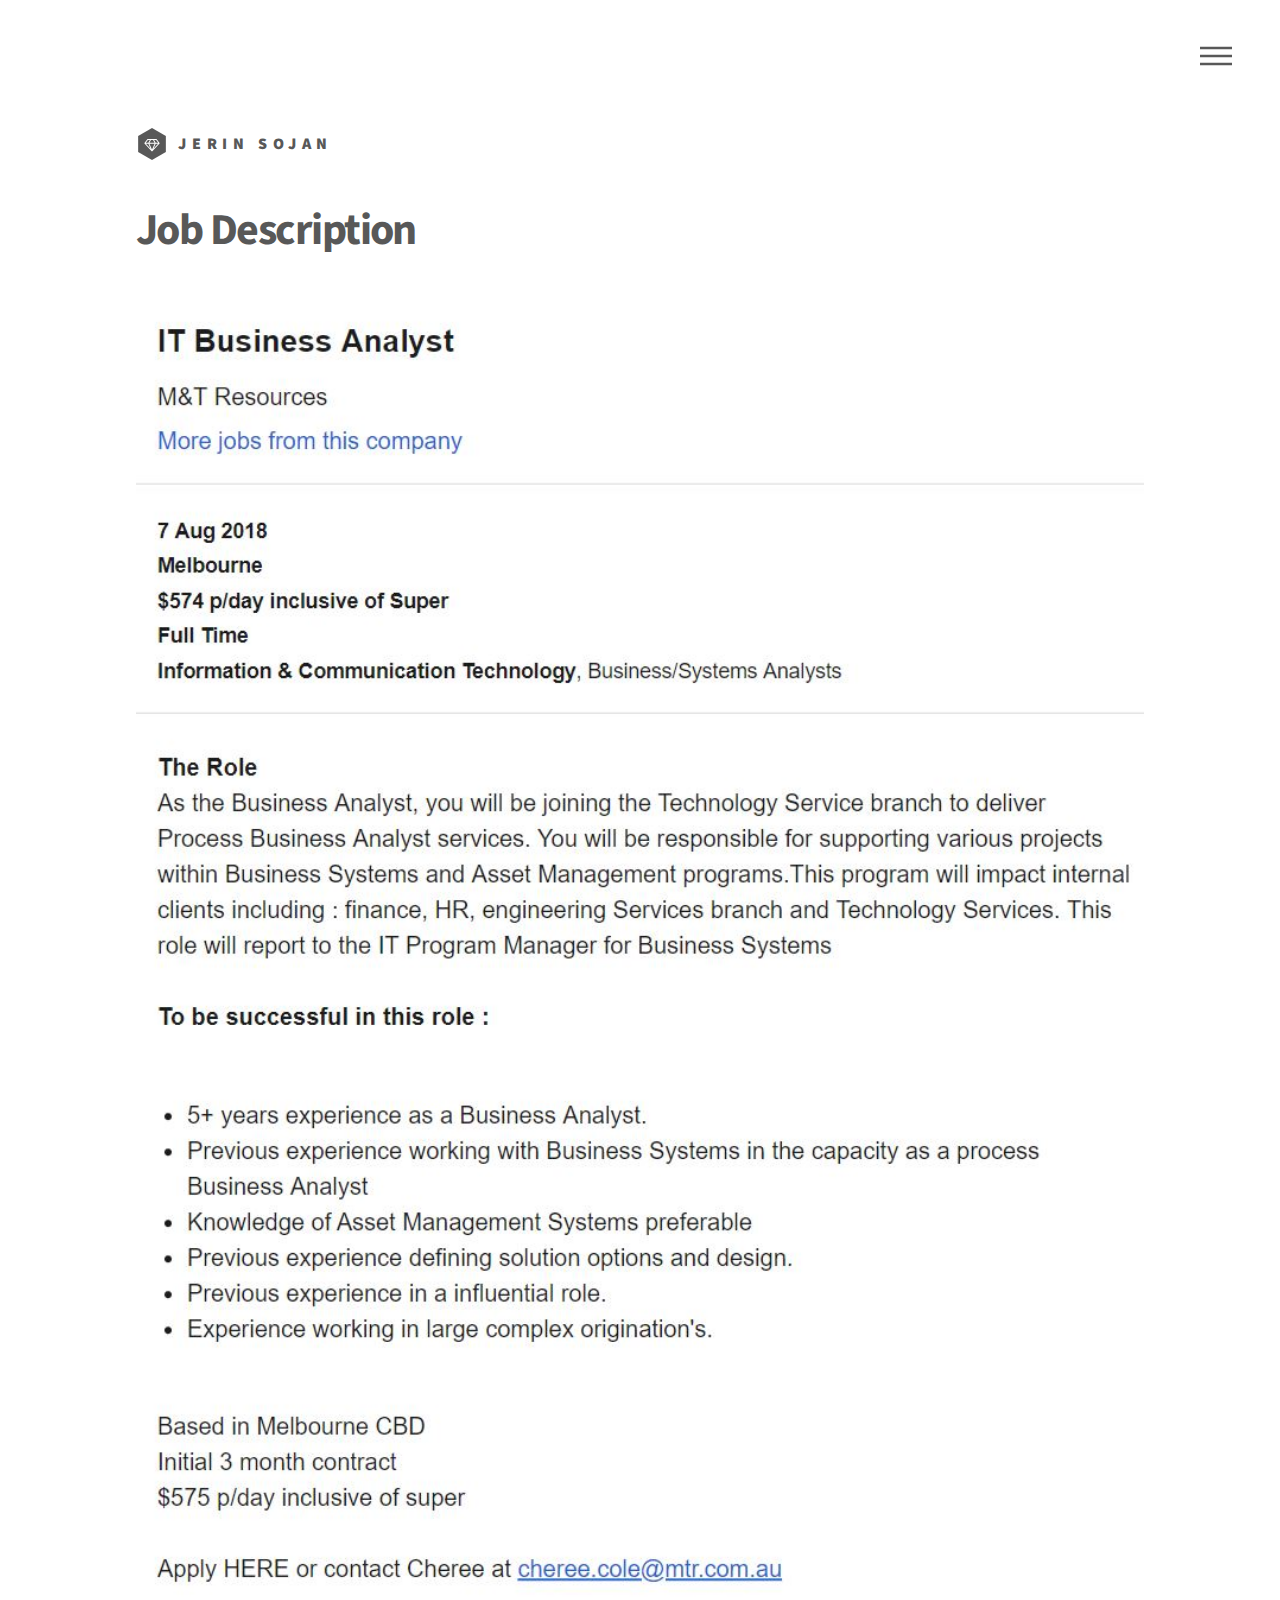
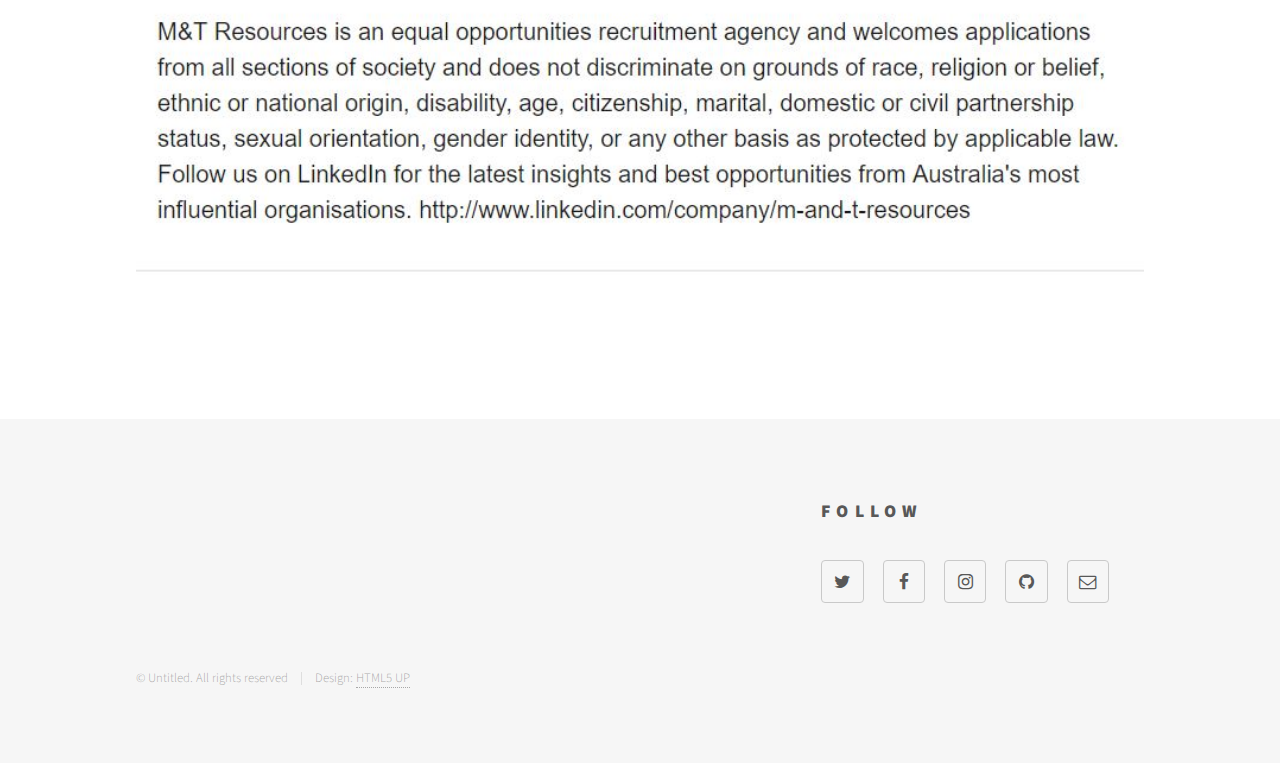
<file: 6. job-description.html>
<!DOCTYPE HTML>
<!--
	Phantom by HTML5 UP
	html5up.net | @ajlkn
	Free for personal and commercial use under the CCA 3.0 license (html5up.net/license)
-->
<html>
	<head>
		<title>Job Description- Jerin Sojan</title>
		<meta charset="utf-8" />
		<meta name="viewport" content="width=device-width, initial-scale=1, user-scalable=no" />
		<link rel="stylesheet" href="assets/css/main.css" />
		<noscript><link rel="stylesheet" href="assets/css/noscript.css" /></noscript>
	</head>
	<body class="is-preload">
		<!-- Wrapper -->
			<div id="wrapper">

				<!-- Header -->
					<header id="header">
						<div class="inner">

							<!-- Logo -->
								<a href="index.html" class="logo">
									<span class="symbol"><img src="images/logo.svg" alt="" /></span><span class="title">Jerin Sojan</span>
								</a>

							<!-- Nav -->
								<nav>
									<ul>
										<li><a href="#menu">Menu</a></li>
									</ul>
								</nav>

						</div>
					</header>

				<!-- Menu -->
					<nav id="menu">
						<h2>Menu</h2>
						<ul>
							<li><a href="index.html">Home</a></li>
							<li><a href="1.information.html">Personal Information</a></li>
							<li><a href="2.interest.html">Interest in IT</a></li>
							<li><a href="3.ideal.html">Ideal Job</a></li>
							<li><a href="4.profile.html">Personal Profile</a></li>
							<li><a href="5.project.html">Project ideas</a></li>
						</ul>
					</nav>

				<!-- Main -->
					<div id="main">
						<div class="inner">
							<h1>Job Description</h1>
							<span class="image main"><img src="images/job-description.jpg" alt="" /></span>

						</div>
					</div>

				<!-- Footer -->
				<footer id="footer">
					<div class="inner">
						<section>
							<p></p>
						</section>
						<section>
							<h2>Follow</h2>
							<ul class="icons">
								<li><a href="https://twitter.com/kanyewest" class="icon style2 fa-twitter"><span class="label">Twitter</span></a></li>
								<li><a href="https://www.facebook.com/jerinsoprettyflacko" class="icon style2 fa-facebook"><span class="label">Facebook</span></a></li>
								<li><a href="https://www.instagram.com/jerin.so/" class="icon style2 fa-instagram"><span class="label">Instagram</span></a></li>
								<li><a href="https://github.com/Marveloaz" class="icon style2 fa-github"><span class="label">GitHub</span></a></li>
								<li><a href="#" class="icon style2 fa-envelope-o"><span class="label">Email</span></a></li>
							</ul>
						</section>
						<ul class="copyright">
							<li>&copy; Untitled. All rights reserved</li><li>Design: <a href="http://html5up.net">HTML5 UP</a></li>
						</ul>
					</div>
				</footer>

		</div>

	<!-- Scripts -->
		<script src="assets/js/jquery.min.js"></script>
		<script src="assets/js/browser.min.js"></script>
		<script src="assets/js/breakpoints.min.js"></script>
		<script src="assets/js/util.js"></script>
		<script src="assets/js/main.js"></script>

</body>
</html>
</file>
<file: assets/css/noscript.css>
/*
	Phantom by HTML5 UP
	html5up.net | @ajlkn
	Free for personal and commercial use under the CCA 3.0 license (html5up.net/license)
*/

/* Tiles */

	body.is-preload .tiles article {
		-moz-transform: none;
		-webkit-transform: none;
		-ms-transform: none;
		transform: none;
		opacity: 1;
	}
</file>
<file: assets/css/main.css>
@import url(font-awesome.min.css);
@import url("https://fonts.googleapis.com/css?family=Source+Sans+Pro:300,700,900");

/*
	Phantom by HTML5 UP
	html5up.net | @ajlkn
	Free for personal and commercial use under the CCA 3.0 license (html5up.net/license)
*/

html, body, div, span, applet, object,
iframe, h1, h2, h3, h4, h5, h6, p, blockquote,
pre, a, abbr, acronym, address, big, cite,
code, del, dfn, em, img, ins, kbd, q, s, samp,
small, strike, strong, sub, sup, tt, var, b,
u, i, center, dl, dt, dd, ol, ul, li, fieldset,
form, label, legend, table, caption, tbody,
tfoot, thead, tr, th, td, article, aside,
canvas, details, embed, figure, figcaption,
footer, header, hgroup, menu, nav, output, ruby,
section, summary, time, mark, audio, video {
	margin: 0;
	padding: 0;
	border: 0;
	font-size: 100%;
	font: inherit;
	vertical-align: baseline;}

article, aside, details, figcaption, figure,
footer, header, hgroup, menu, nav, section {
	display: block;}

body {
	line-height: 1;
}

ol, ul {
	list-style: none;
}

blockquote, q {
	quotes: none;
}

	blockquote:before, blockquote:after, q:before, q:after {
		content: '';
		content: none;
	}

table {
	border-collapse: collapse;
	border-spacing: 0;
}

body {
	-webkit-text-size-adjust: none;
}

mark {
	background-color: transparent;
	color: inherit;
}

input::-moz-focus-inner {
	border: 0;
	padding: 0;
}

input, select, textarea {
	-moz-appearance: none;
	-webkit-appearance: none;
	-ms-appearance: none;
	appearance: none;
}

/* Basic */

	@-ms-viewport {
		width: device-width;
	}

	body {
		-ms-overflow-style: scrollbar;
	}

	@media screen and (max-width: 480px) {

		html, body {
			min-width: 320px;
		}

	}

	html {
		box-sizing: border-box;
	}

	*, *:before, *:after {
		box-sizing: inherit;
	}

	body {
		background: #ffffff;
	}

		body.is-preload *, body.is-preload *:before, body.is-preload *:after {
			-moz-animation: none !important;
			-webkit-animation: none !important;
			-ms-animation: none !important;
			animation: none !important;
			-moz-transition: none !important;
			-webkit-transition: none !important;
			-ms-transition: none !important;
			transition: none !important;
		}

/* Type */

	body, input, select, textarea {
		color: #585858;
		font-family: "Source Sans Pro", Helvetica, sans-serif;
		font-size: 16pt;
		font-weight: 300;
		line-height: 1.75;
	}

		@media screen and (max-width: 1680px) {

			body, input, select, textarea {
				font-size: 14pt;
			}

		}

		@media screen and (max-width: 1280px) {

			body, input, select, textarea {
				font-size: 12pt;
			}

		}

	a {
		-moz-transition: border-bottom-color 0.2s ease, color 0.2s ease;
		-webkit-transition: border-bottom-color 0.2s ease, color 0.2s ease;
		-ms-transition: border-bottom-color 0.2s ease, color 0.2s ease;
		transition: border-bottom-color 0.2s ease, color 0.2s ease;
		text-decoration: none;
		color: #585858;
		border-bottom: dotted 1px rgba(88, 88, 88, 0.5);
	}

		a:hover {
			border-bottom-color: transparent;
			color: #f2849e !important;
		}

	strong, b {
		font-weight: 900;
	}

	em, i {
		font-style: italic;
	}

	p {
		margin: 0 0 2em 0;
	}

	h1 {
		font-size: 2.75em;
		font-weight: 700;
		line-height: 1.3;
		margin: 0 0 1em 0;
		letter-spacing: -0.035em;
	}

		h1 a {
			color: inherit;
		}

		@media screen and (max-width: 736px) {

			h1 {
				font-size: 2em;
				margin: 0 0 1em 0;
			}

		}

		@media screen and (max-width: 360px) {

			h1 {
				font-size: 1.75em;
			}

		}

	h2, h3, h4, h5, h6 {
		font-weight: 900;
		line-height: 1.5;
		margin: 0 0 2em 0;
		text-transform: uppercase;
		letter-spacing: 0.35em;
	}

		h2 a, h3 a, h4 a, h5 a, h6 a {
			color: inherit;
		}

	h2 {
		font-size: 1.1em;
	}

	h3 {
		font-size: 1em;
	}

	h4 {
		font-size: 0.8em;
	}

	h5 {
		font-size: 0.8em;
	}

	h6 {
		font-size: 0.8em;
	}

	@media screen and (max-width: 980px) {

		h1 br, h2 br, h3 br, h4 br, h5 br, h6 br {
			display: none;
		}

	}

	@media screen and (max-width: 736px) {

		h2 {
			font-size: 1em;
		}

		h3 {
			font-size: 0.8em;
		}

	}

	sub {
		font-size: 0.8em;
		position: relative;
		top: 0.5em;
	}

	sup {
		font-size: 0.8em;
		position: relative;
		top: -0.5em;
	}

	blockquote {
		border-left: solid 4px #c9c9c9;
		font-style: italic;
		margin: 0 0 2em 0;
		padding: 0.5em 0 0.5em 2em;
	}

	code {
		background: rgba(144, 144, 144, 0.075);
		border-radius: 4px;
		border: solid 1px #c9c9c9;
		font-family: "Courier New", monospace;
		font-size: 0.9em;
		margin: 0 0.25em;
		padding: 0.25em 0.65em;
	}

	pre {
		-webkit-overflow-scrolling: touch;
		font-family: "Courier New", monospace;
		font-size: 0.9em;
		margin: 0 0 2em 0;
	}

		pre code {
			display: block;
			line-height: 1.75;
			padding: 1em 1.5em;
			overflow-x: auto;
		}

	hr {
		border: 0;
		border-bottom: solid 1px #c9c9c9;
		margin: 2em 0;
	}

		hr.major {
			margin: 3em 0;
		}

	.align-left {
		text-align: left;
	}

	.align-center {
		text-align: center;
	}

	.align-right {
		text-align: right;
	}

/* Row */

	.row {
		display: flex;
		flex-wrap: wrap;
		box-sizing: border-box;
		align-items: stretch;
	}

		.row > * {
			box-sizing: border-box;
		}

		.row.gtr-uniform > * > :last-child {
			margin-bottom: 0;
		}

		.row.aln-left {
			justify-content: flex-start;
		}

		.row.aln-center {
			justify-content: center;
		}

		.row.aln-right {
			justify-content: flex-end;
		}

		.row.aln-top {
			align-items: flex-start;
		}

		.row.aln-middle {
			align-items: center;
		}

		.row.aln-bottom {
			align-items: flex-end;
		}

		.row > .imp {
			order: -1;
		}

		.row > .col-1 {
			width: 8.3333333333%;
		}

		.row > .off-1 {
			margin-left: 8.3333333333%;
		}

		.row > .col-2 {
			width: 16.6666666667%;
		}

		.row > .off-2 {
			margin-left: 16.6666666667%;
		}

		.row > .col-3 {
			width: 25%;
		}

		.row > .off-3 {
			margin-left: 25%;
		}

		.row > .col-4 {
			width: 33.3333333333%;
		}

		.row > .off-4 {
			margin-left: 33.3333333333%;
		}

		.row > .col-5 {
			width: 41.6666666667%;
		}

		.row > .off-5 {
			margin-left: 41.6666666667%;
		}

		.row > .col-6 {
			width: 50%;
		}

		.row > .off-6 {
			margin-left: 50%;
		}

		.row > .col-7 {
			width: 58.3333333333%;
		}

		.row > .off-7 {
			margin-left: 58.3333333333%;
		}

		.row > .col-8 {
			width: 66.6666666667%;
		}

		.row > .off-8 {
			margin-left: 66.6666666667%;
		}

		.row > .col-9 {
			width: 75%;
		}

		.row > .off-9 {
			margin-left: 75%;
		}

		.row > .col-10 {
			width: 83.3333333333%;
		}

		.row > .off-10 {
			margin-left: 83.3333333333%;
		}

		.row > .col-11 {
			width: 91.6666666667%;
		}

		.row > .off-11 {
			margin-left: 91.6666666667%;
		}

		.row > .col-12 {
			width: 100%;
		}

		.row > .off-12 {
			margin-left: 100%;
		}

		.row.gtr-0 {
			margin-top: 0;
			margin-left: 0em;
		}

			.row.gtr-0 > * {
				padding: 0 0 0 0em;
			}

			.row.gtr-0.gtr-uniform {
				margin-top: 0em;
			}

				.row.gtr-0.gtr-uniform > * {
					padding-top: 0em;
				}

		.row.gtr-25 {
			margin-top: 0;
			margin-left: -0.5em;
		}

			.row.gtr-25 > * {
				padding: 0 0 0 0.5em;
			}

			.row.gtr-25.gtr-uniform {
				margin-top: -0.5em;
			}

				.row.gtr-25.gtr-uniform > * {
					padding-top: 0.5em;
				}

		.row.gtr-50 {
			margin-top: 0;
			margin-left: -1em;
		}

			.row.gtr-50 > * {
				padding: 0 0 0 1em;
			}

			.row.gtr-50.gtr-uniform {
				margin-top: -1em;
			}

				.row.gtr-50.gtr-uniform > * {
					padding-top: 1em;
				}

		.row {
			margin-top: 0;
			margin-left: -2em;
		}

			.row > * {
				padding: 0 0 0 2em;
			}

			.row.gtr-uniform {
				margin-top: -2em;
			}

				.row.gtr-uniform > * {
					padding-top: 2em;
				}

		.row.gtr-150 {
			margin-top: 0;
			margin-left: -3em;
		}

			.row.gtr-150 > * {
				padding: 0 0 0 3em;
			}

			.row.gtr-150.gtr-uniform {
				margin-top: -3em;
			}

				.row.gtr-150.gtr-uniform > * {
					padding-top: 3em;
				}

		.row.gtr-200 {
			margin-top: 0;
			margin-left: -4em;
		}

			.row.gtr-200 > * {
				padding: 0 0 0 4em;
			}

			.row.gtr-200.gtr-uniform {
				margin-top: -4em;
			}

				.row.gtr-200.gtr-uniform > * {
					padding-top: 4em;
				}

		@media screen and (max-width: 1680px) {

			.row {
				display: flex;
				flex-wrap: wrap;
				box-sizing: border-box;
				align-items: stretch;
			}

				.row > * {
					box-sizing: border-box;
				}

				.row.gtr-uniform > * > :last-child {
					margin-bottom: 0;
				}

				.row.aln-left {
					justify-content: flex-start;
				}

				.row.aln-center {
					justify-content: center;
				}

				.row.aln-right {
					justify-content: flex-end;
				}

				.row.aln-top {
					align-items: flex-start;
				}

				.row.aln-middle {
					align-items: center;
				}

				.row.aln-bottom {
					align-items: flex-end;
				}

				.row > .imp-xlarge {
					order: -1;
				}

				.row > .col-1-xlarge {
					width: 8.3333333333%;
				}

				.row > .off-1-xlarge {
					margin-left: 8.3333333333%;
				}

				.row > .col-2-xlarge {
					width: 16.6666666667%;
				}

				.row > .off-2-xlarge {
					margin-left: 16.6666666667%;
				}

				.row > .col-3-xlarge {
					width: 25%;
				}

				.row > .off-3-xlarge {
					margin-left: 25%;
				}

				.row > .col-4-xlarge {
					width: 33.3333333333%;
				}

				.row > .off-4-xlarge {
					margin-left: 33.3333333333%;
				}

				.row > .col-5-xlarge {
					width: 41.6666666667%;
				}

				.row > .off-5-xlarge {
					margin-left: 41.6666666667%;
				}

				.row > .col-6-xlarge {
					width: 50%;
				}

				.row > .off-6-xlarge {
					margin-left: 50%;
				}

				.row > .col-7-xlarge {
					width: 58.3333333333%;
				}

				.row > .off-7-xlarge {
					margin-left: 58.3333333333%;
				}

				.row > .col-8-xlarge {
					width: 66.6666666667%;
				}

				.row > .off-8-xlarge {
					margin-left: 66.6666666667%;
				}

				.row > .col-9-xlarge {
					width: 75%;
				}

				.row > .off-9-xlarge {
					margin-left: 75%;
				}

				.row > .col-10-xlarge {
					width: 83.3333333333%;
				}

				.row > .off-10-xlarge {
					margin-left: 83.3333333333%;
				}

				.row > .col-11-xlarge {
					width: 91.6666666667%;
				}

				.row > .off-11-xlarge {
					margin-left: 91.6666666667%;
				}

				.row > .col-12-xlarge {
					width: 100%;
				}

				.row > .off-12-xlarge {
					margin-left: 100%;
				}

				.row.gtr-0 {
					margin-top: 0;
					margin-left: 0em;
				}

					.row.gtr-0 > * {
						padding: 0 0 0 0em;
					}

					.row.gtr-0.gtr-uniform {
						margin-top: 0em;
					}

						.row.gtr-0.gtr-uniform > * {
							padding-top: 0em;
						}

				.row.gtr-25 {
					margin-top: 0;
					margin-left: -0.5em;
				}

					.row.gtr-25 > * {
						padding: 0 0 0 0.5em;
					}

					.row.gtr-25.gtr-uniform {
						margin-top: -0.5em;
					}

						.row.gtr-25.gtr-uniform > * {
							padding-top: 0.5em;
						}

				.row.gtr-50 {
					margin-top: 0;
					margin-left: -1em;
				}

					.row.gtr-50 > * {
						padding: 0 0 0 1em;
					}

					.row.gtr-50.gtr-uniform {
						margin-top: -1em;
					}

						.row.gtr-50.gtr-uniform > * {
							padding-top: 1em;
						}

				.row {
					margin-top: 0;
					margin-left: -2em;
				}

					.row > * {
						padding: 0 0 0 2em;
					}

					.row.gtr-uniform {
						margin-top: -2em;
					}

						.row.gtr-uniform > * {
							padding-top: 2em;
						}

				.row.gtr-150 {
					margin-top: 0;
					margin-left: -3em;
				}

					.row.gtr-150 > * {
						padding: 0 0 0 3em;
					}

					.row.gtr-150.gtr-uniform {
						margin-top: -3em;
					}

						.row.gtr-150.gtr-uniform > * {
							padding-top: 3em;
						}

				.row.gtr-200 {
					margin-top: 0;
					margin-left: -4em;
				}

					.row.gtr-200 > * {
						padding: 0 0 0 4em;
					}

					.row.gtr-200.gtr-uniform {
						margin-top: -4em;
					}

						.row.gtr-200.gtr-uniform > * {
							padding-top: 4em;
						}

		}

		@media screen and (max-width: 1280px) {

			.row {
				display: flex;
				flex-wrap: wrap;
				box-sizing: border-box;
				align-items: stretch;
			}

				.row > * {
					box-sizing: border-box;
				}

				.row.gtr-uniform > * > :last-child {
					margin-bottom: 0;
				}

				.row.aln-left {
					justify-content: flex-start;
				}

				.row.aln-center {
					justify-content: center;
				}

				.row.aln-right {
					justify-content: flex-end;
				}

				.row.aln-top {
					align-items: flex-start;
				}

				.row.aln-middle {
					align-items: center;
				}

				.row.aln-bottom {
					align-items: flex-end;
				}

				.row > .imp-large {
					order: -1;
				}

				.row > .col-1-large {
					width: 8.3333333333%;
				}

				.row > .off-1-large {
					margin-left: 8.3333333333%;
				}

				.row > .col-2-large {
					width: 16.6666666667%;
				}

				.row > .off-2-large {
					margin-left: 16.6666666667%;
				}

				.row > .col-3-large {
					width: 25%;
				}

				.row > .off-3-large {
					margin-left: 25%;
				}

				.row > .col-4-large {
					width: 33.3333333333%;
				}

				.row > .off-4-large {
					margin-left: 33.3333333333%;
				}

				.row > .col-5-large {
					width: 41.6666666667%;
				}

				.row > .off-5-large {
					margin-left: 41.6666666667%;
				}

				.row > .col-6-large {
					width: 50%;
				}

				.row > .off-6-large {
					margin-left: 50%;
				}

				.row > .col-7-large {
					width: 58.3333333333%;
				}

				.row > .off-7-large {
					margin-left: 58.3333333333%;
				}

				.row > .col-8-large {
					width: 66.6666666667%;
				}

				.row > .off-8-large {
					margin-left: 66.6666666667%;
				}

				.row > .col-9-large {
					width: 75%;
				}

				.row > .off-9-large {
					margin-left: 75%;
				}

				.row > .col-10-large {
					width: 83.3333333333%;
				}

				.row > .off-10-large {
					margin-left: 83.3333333333%;
				}

				.row > .col-11-large {
					width: 91.6666666667%;
				}

				.row > .off-11-large {
					margin-left: 91.6666666667%;
				}

				.row > .col-12-large {
					width: 100%;
				}

				.row > .off-12-large {
					margin-left: 100%;
				}

				.row.gtr-0 {
					margin-top: 0;
					margin-left: 0em;
				}

					.row.gtr-0 > * {
						padding: 0 0 0 0em;
					}

					.row.gtr-0.gtr-uniform {
						margin-top: 0em;
					}

						.row.gtr-0.gtr-uniform > * {
							padding-top: 0em;
						}

				.row.gtr-25 {
					margin-top: 0;
					margin-left: -0.5em;
				}

					.row.gtr-25 > * {
						padding: 0 0 0 0.5em;
					}

					.row.gtr-25.gtr-uniform {
						margin-top: -0.5em;
					}

						.row.gtr-25.gtr-uniform > * {
							padding-top: 0.5em;
						}

				.row.gtr-50 {
					margin-top: 0;
					margin-left: -1em;
				}

					.row.gtr-50 > * {
						padding: 0 0 0 1em;
					}

					.row.gtr-50.gtr-uniform {
						margin-top: -1em;
					}

						.row.gtr-50.gtr-uniform > * {
							padding-top: 1em;
						}

				.row {
					margin-top: 0;
					margin-left: -2em;
				}

					.row > * {
						padding: 0 0 0 2em;
					}

					.row.gtr-uniform {
						margin-top: -2em;
					}

						.row.gtr-uniform > * {
							padding-top: 2em;
						}

				.row.gtr-150 {
					margin-top: 0;
					margin-left: -3em;
				}

					.row.gtr-150 > * {
						padding: 0 0 0 3em;
					}

					.row.gtr-150.gtr-uniform {
						margin-top: -3em;
					}

						.row.gtr-150.gtr-uniform > * {
							padding-top: 3em;
						}

				.row.gtr-200 {
					margin-top: 0;
					margin-left: -4em;
				}

					.row.gtr-200 > * {
						padding: 0 0 0 4em;
					}

					.row.gtr-200.gtr-uniform {
						margin-top: -4em;
					}

						.row.gtr-200.gtr-uniform > * {
							padding-top: 4em;
						}

		}

		@media screen and (max-width: 980px) {

			.row {
				display: flex;
				flex-wrap: wrap;
				box-sizing: border-box;
				align-items: stretch;
			}

				.row > * {
					box-sizing: border-box;
				}

				.row.gtr-uniform > * > :last-child {
					margin-bottom: 0;
				}

				.row.aln-left {
					justify-content: flex-start;
				}

				.row.aln-center {
					justify-content: center;
				}

				.row.aln-right {
					justify-content: flex-end;
				}

				.row.aln-top {
					align-items: flex-start;
				}

				.row.aln-middle {
					align-items: center;
				}

				.row.aln-bottom {
					align-items: flex-end;
				}

				.row > .imp-medium {
					order: -1;
				}

				.row > .col-1-medium {
					width: 8.3333333333%;
				}

				.row > .off-1-medium {
					margin-left: 8.3333333333%;
				}

				.row > .col-2-medium {
					width: 16.6666666667%;
				}

				.row > .off-2-medium {
					margin-left: 16.6666666667%;
				}

				.row > .col-3-medium {
					width: 25%;
				}

				.row > .off-3-medium {
					margin-left: 25%;
				}

				.row > .col-4-medium {
					width: 33.3333333333%;
				}

				.row > .off-4-medium {
					margin-left: 33.3333333333%;
				}

				.row > .col-5-medium {
					width: 41.6666666667%;
				}

				.row > .off-5-medium {
					margin-left: 41.6666666667%;
				}

				.row > .col-6-medium {
					width: 50%;
				}

				.row > .off-6-medium {
					margin-left: 50%;
				}

				.row > .col-7-medium {
					width: 58.3333333333%;
				}

				.row > .off-7-medium {
					margin-left: 58.3333333333%;
				}

				.row > .col-8-medium {
					width: 66.6666666667%;
				}

				.row > .off-8-medium {
					margin-left: 66.6666666667%;
				}

				.row > .col-9-medium {
					width: 75%;
				}

				.row > .off-9-medium {
					margin-left: 75%;
				}

				.row > .col-10-medium {
					width: 83.3333333333%;
				}

				.row > .off-10-medium {
					margin-left: 83.3333333333%;
				}

				.row > .col-11-medium {
					width: 91.6666666667%;
				}

				.row > .off-11-medium {
					margin-left: 91.6666666667%;
				}

				.row > .col-12-medium {
					width: 100%;
				}

				.row > .off-12-medium {
					margin-left: 100%;
				}

				.row.gtr-0 {
					margin-top: 0;
					margin-left: 0em;
				}

					.row.gtr-0 > * {
						padding: 0 0 0 0em;
					}

					.row.gtr-0.gtr-uniform {
						margin-top: 0em;
					}

						.row.gtr-0.gtr-uniform > * {
							padding-top: 0em;
						}

				.row.gtr-25 {
					margin-top: 0;
					margin-left: -0.375em;
				}

					.row.gtr-25 > * {
						padding: 0 0 0 0.375em;
					}

					.row.gtr-25.gtr-uniform {
						margin-top: -0.375em;
					}

						.row.gtr-25.gtr-uniform > * {
							padding-top: 0.375em;
						}

				.row.gtr-50 {
					margin-top: 0;
					margin-left: -0.75em;
				}

					.row.gtr-50 > * {
						padding: 0 0 0 0.75em;
					}

					.row.gtr-50.gtr-uniform {
						margin-top: -0.75em;
					}

						.row.gtr-50.gtr-uniform > * {
							padding-top: 0.75em;
						}

				.row {
					margin-top: 0;
					margin-left: -1.5em;
				}

					.row > * {
						padding: 0 0 0 1.5em;
					}

					.row.gtr-uniform {
						margin-top: -1.5em;
					}

						.row.gtr-uniform > * {
							padding-top: 1.5em;
						}

				.row.gtr-150 {
					margin-top: 0;
					margin-left: -2.25em;
				}

					.row.gtr-150 > * {
						padding: 0 0 0 2.25em;
					}

					.row.gtr-150.gtr-uniform {
						margin-top: -2.25em;
					}

						.row.gtr-150.gtr-uniform > * {
							padding-top: 2.25em;
						}

				.row.gtr-200 {
					margin-top: 0;
					margin-left: -3em;
				}

					.row.gtr-200 > * {
						padding: 0 0 0 3em;
					}

					.row.gtr-200.gtr-uniform {
						margin-top: -3em;
					}

						.row.gtr-200.gtr-uniform > * {
							padding-top: 3em;
						}

		}

		@media screen and (max-width: 736px) {

			.row {
				display: flex;
				flex-wrap: wrap;
				box-sizing: border-box;
				align-items: stretch;
			}

				.row > * {
					box-sizing: border-box;
				}

				.row.gtr-uniform > * > :last-child {
					margin-bottom: 0;
				}

				.row.aln-left {
					justify-content: flex-start;
				}

				.row.aln-center {
					justify-content: center;
				}

				.row.aln-right {
					justify-content: flex-end;
				}

				.row.aln-top {
					align-items: flex-start;
				}

				.row.aln-middle {
					align-items: center;
				}

				.row.aln-bottom {
					align-items: flex-end;
				}

				.row > .imp-small {
					order: -1;
				}

				.row > .col-1-small {
					width: 8.3333333333%;
				}

				.row > .off-1-small {
					margin-left: 8.3333333333%;
				}

				.row > .col-2-small {
					width: 16.6666666667%;
				}

				.row > .off-2-small {
					margin-left: 16.6666666667%;
				}

				.row > .col-3-small {
					width: 25%;
				}

				.row > .off-3-small {
					margin-left: 25%;
				}

				.row > .col-4-small {
					width: 33.3333333333%;
				}

				.row > .off-4-small {
					margin-left: 33.3333333333%;
				}

				.row > .col-5-small {
					width: 41.6666666667%;
				}

				.row > .off-5-small {
					margin-left: 41.6666666667%;
				}

				.row > .col-6-small {
					width: 50%;
				}

				.row > .off-6-small {
					margin-left: 50%;
				}

				.row > .col-7-small {
					width: 58.3333333333%;
				}

				.row > .off-7-small {
					margin-left: 58.3333333333%;
				}

				.row > .col-8-small {
					width: 66.6666666667%;
				}

				.row > .off-8-small {
					margin-left: 66.6666666667%;
				}

				.row > .col-9-small {
					width: 75%;
				}

				.row > .off-9-small {
					margin-left: 75%;
				}

				.row > .col-10-small {
					width: 83.3333333333%;
				}

				.row > .off-10-small {
					margin-left: 83.3333333333%;
				}

				.row > .col-11-small {
					width: 91.6666666667%;
				}

				.row > .off-11-small {
					margin-left: 91.6666666667%;
				}

				.row > .col-12-small {
					width: 100%;
				}

				.row > .off-12-small {
					margin-left: 100%;
				}

				.row.gtr-0 {
					margin-top: 0;
					margin-left: 0em;
				}

					.row.gtr-0 > * {
						padding: 0 0 0 0em;
					}

					.row.gtr-0.gtr-uniform {
						margin-top: 0em;
					}

						.row.gtr-0.gtr-uniform > * {
							padding-top: 0em;
						}

				.row.gtr-25 {
					margin-top: 0;
					margin-left: -0.25em;
				}

					.row.gtr-25 > * {
						padding: 0 0 0 0.25em;
					}

					.row.gtr-25.gtr-uniform {
						margin-top: -0.25em;
					}

						.row.gtr-25.gtr-uniform > * {
							padding-top: 0.25em;
						}

				.row.gtr-50 {
					margin-top: 0;
					margin-left: -0.5em;
				}

					.row.gtr-50 > * {
						padding: 0 0 0 0.5em;
					}

					.row.gtr-50.gtr-uniform {
						margin-top: -0.5em;
					}

						.row.gtr-50.gtr-uniform > * {
							padding-top: 0.5em;
						}

				.row {
					margin-top: 0;
					margin-left: -1em;
				}

					.row > * {
						padding: 0 0 0 1em;
					}

					.row.gtr-uniform {
						margin-top: -1em;
					}

						.row.gtr-uniform > * {
							padding-top: 1em;
						}

				.row.gtr-150 {
					margin-top: 0;
					margin-left: -1.5em;
				}

					.row.gtr-150 > * {
						padding: 0 0 0 1.5em;
					}

					.row.gtr-150.gtr-uniform {
						margin-top: -1.5em;
					}

						.row.gtr-150.gtr-uniform > * {
							padding-top: 1.5em;
						}

				.row.gtr-200 {
					margin-top: 0;
					margin-left: -2em;
				}

					.row.gtr-200 > * {
						padding: 0 0 0 2em;
					}

					.row.gtr-200.gtr-uniform {
						margin-top: -2em;
					}

						.row.gtr-200.gtr-uniform > * {
							padding-top: 2em;
						}

		}

		@media screen and (max-width: 480px) {

			.row {
				display: flex;
				flex-wrap: wrap;
				box-sizing: border-box;
				align-items: stretch;
			}

				.row > * {
					box-sizing: border-box;
				}

				.row.gtr-uniform > * > :last-child {
					margin-bottom: 0;
				}

				.row.aln-left {
					justify-content: flex-start;
				}

				.row.aln-center {
					justify-content: center;
				}

				.row.aln-right {
					justify-content: flex-end;
				}

				.row.aln-top {
					align-items: flex-start;
				}

				.row.aln-middle {
					align-items: center;
				}

				.row.aln-bottom {
					align-items: flex-end;
				}

				.row > .imp-xsmall {
					order: -1;
				}

				.row > .col-1-xsmall {
					width: 8.3333333333%;
				}

				.row > .off-1-xsmall {
					margin-left: 8.3333333333%;
				}

				.row > .col-2-xsmall {
					width: 16.6666666667%;
				}

				.row > .off-2-xsmall {
					margin-left: 16.6666666667%;
				}

				.row > .col-3-xsmall {
					width: 25%;
				}

				.row > .off-3-xsmall {
					margin-left: 25%;
				}

				.row > .col-4-xsmall {
					width: 33.3333333333%;
				}

				.row > .off-4-xsmall {
					margin-left: 33.3333333333%;
				}

				.row > .col-5-xsmall {
					width: 41.6666666667%;
				}

				.row > .off-5-xsmall {
					margin-left: 41.6666666667%;
				}

				.row > .col-6-xsmall {
					width: 50%;
				}

				.row > .off-6-xsmall {
					margin-left: 50%;
				}

				.row > .col-7-xsmall {
					width: 58.3333333333%;
				}

				.row > .off-7-xsmall {
					margin-left: 58.3333333333%;
				}

				.row > .col-8-xsmall {
					width: 66.6666666667%;
				}

				.row > .off-8-xsmall {
					margin-left: 66.6666666667%;
				}

				.row > .col-9-xsmall {
					width: 75%;
				}

				.row > .off-9-xsmall {
					margin-left: 75%;
				}

				.row > .col-10-xsmall {
					width: 83.3333333333%;
				}

				.row > .off-10-xsmall {
					margin-left: 83.3333333333%;
				}

				.row > .col-11-xsmall {
					width: 91.6666666667%;
				}

				.row > .off-11-xsmall {
					margin-left: 91.6666666667%;
				}

				.row > .col-12-xsmall {
					width: 100%;
				}

				.row > .off-12-xsmall {
					margin-left: 100%;
				}

				.row.gtr-0 {
					margin-top: 0;
					margin-left: 0em;
				}

					.row.gtr-0 > * {
						padding: 0 0 0 0em;
					}

					.row.gtr-0.gtr-uniform {
						margin-top: 0em;
					}

						.row.gtr-0.gtr-uniform > * {
							padding-top: 0em;
						}

				.row.gtr-25 {
					margin-top: 0;
					margin-left: -0.25em;
				}

					.row.gtr-25 > * {
						padding: 0 0 0 0.25em;
					}

					.row.gtr-25.gtr-uniform {
						margin-top: -0.25em;
					}

						.row.gtr-25.gtr-uniform > * {
							padding-top: 0.25em;
						}

				.row.gtr-50 {
					margin-top: 0;
					margin-left: -0.5em;
				}

					.row.gtr-50 > * {
						padding: 0 0 0 0.5em;
					}

					.row.gtr-50.gtr-uniform {
						margin-top: -0.5em;
					}

						.row.gtr-50.gtr-uniform > * {
							padding-top: 0.5em;
						}

				.row {
					margin-top: 0;
					margin-left: -1em;
				}

					.row > * {
						padding: 0 0 0 1em;
					}

					.row.gtr-uniform {
						margin-top: -1em;
					}

						.row.gtr-uniform > * {
							padding-top: 1em;
						}

				.row.gtr-150 {
					margin-top: 0;
					margin-left: -1.5em;
				}

					.row.gtr-150 > * {
						padding: 0 0 0 1.5em;
					}

					.row.gtr-150.gtr-uniform {
						margin-top: -1.5em;
					}

						.row.gtr-150.gtr-uniform > * {
							padding-top: 1.5em;
						}

				.row.gtr-200 {
					margin-top: 0;
					margin-left: -2em;
				}

					.row.gtr-200 > * {
						padding: 0 0 0 2em;
					}

					.row.gtr-200.gtr-uniform {
						margin-top: -2em;
					}

						.row.gtr-200.gtr-uniform > * {
							padding-top: 2em;
						}

		}

/* Section/Article */

	section.special, article.special {
		text-align: center;
	}

	header p {
		margin-top: -1em;
	}

	@media screen and (max-width: 736px) {

		header p {
			margin-top: 0;
		}

	}

/* Icon */

	.icon {
		text-decoration: none;
		border-bottom: none;
		position: relative;
	}

		.icon:before {
			-moz-osx-font-smoothing: grayscale;
			-webkit-font-smoothing: antialiased;
			font-family: FontAwesome;
			font-style: normal;
			font-weight: normal;
			text-transform: none !important;
		}

		.icon > .label {
			display: none;
		}

		.icon.style2 {
			-moz-transition: background-color 0.2s ease-in-out, color 0.2s ease-in-out, border-color 0.2s ease-in-out;
			-webkit-transition: background-color 0.2s ease-in-out, color 0.2s ease-in-out, border-color 0.2s ease-in-out;
			-ms-transition: background-color 0.2s ease-in-out, color 0.2s ease-in-out, border-color 0.2s ease-in-out;
			transition: background-color 0.2s ease-in-out, color 0.2s ease-in-out, border-color 0.2s ease-in-out;
			background-color: transparent;
			border: solid 1px #c9c9c9;
			border-radius: 4px;
			width: 2.65em;
			height: 2.65em;
			display: inline-block;
			text-align: center;
			line-height: 2.65em;
			color: inherit;
		}

			.icon.style2:before {
				font-size: 1.1em;
			}

			.icon.style2:hover {
				color: #f2849e;
				border-color: #f2849e;
			}

			.icon.style2:active {
				background-color: rgba(242, 132, 158, 0.1);
			}

/* List */

	ol {
		list-style: decimal;
		margin: 0 0 2em 0;
		padding-left: 1.25em;
	}

		ol li {
			padding-left: 0.25em;
		}

	ul {
		list-style: disc;
		margin: 0 0 2em 0;
		padding-left: 1em;
	}

		ul li {
			padding-left: 0.5em;
		}

		ul.alt {
			list-style: none;
			padding-left: 0;
		}

			ul.alt li {
				border-top: solid 1px #c9c9c9;
				padding: 0.5em 0;
			}

				ul.alt li:first-child {
					border-top: 0;
					padding-top: 0;
				}

	dl {
		margin: 0 0 2em 0;
	}

		dl dt {
			display: block;
			font-weight: 900;
			margin: 0 0 1em 0;
		}

		dl dd {
			margin-left: 2em;
		}

/* Actions */

	ul.actions {
		display: -moz-flex;
		display: -webkit-flex;
		display: -ms-flex;
		display: flex;
		cursor: default;
		list-style: none;
		margin-left: -1em;
		padding-left: 0;
	}

		ul.actions li {
			padding: 0 0 0 1em;
			vertical-align: middle;
		}

		ul.actions.special {
			-moz-justify-content: center;
			-webkit-justify-content: center;
			-ms-justify-content: center;
			justify-content: center;
			width: 100%;
			margin-left: 0;
		}

			ul.actions.special li:first-child {
				padding-left: 0;
			}

		ul.actions.stacked {
			-moz-flex-direction: column;
			-webkit-flex-direction: column;
			-ms-flex-direction: column;
			flex-direction: column;
			margin-left: 0;
		}

			ul.actions.stacked li {
				padding: 1.3em 0 0 0;
			}

				ul.actions.stacked li:first-child {
					padding-top: 0;
				}

		ul.actions.fit {
			width: calc(100% + 1em);
		}

			ul.actions.fit li {
				-moz-flex-grow: 1;
				-webkit-flex-grow: 1;
				-ms-flex-grow: 1;
				flex-grow: 1;
				-moz-flex-shrink: 1;
				-webkit-flex-shrink: 1;
				-ms-flex-shrink: 1;
				flex-shrink: 1;
				width: 100%;
			}

				ul.actions.fit li > * {
					width: 100%;
				}

			ul.actions.fit.stacked {
				width: 100%;
			}

		@media screen and (max-width: 480px) {

			ul.actions:not(.fixed) {
				-moz-flex-direction: column;
				-webkit-flex-direction: column;
				-ms-flex-direction: column;
				flex-direction: column;
				margin-left: 0;
				width: 100% !important;
			}

				ul.actions:not(.fixed) li {
					-moz-flex-grow: 1;
					-webkit-flex-grow: 1;
					-ms-flex-grow: 1;
					flex-grow: 1;
					-moz-flex-shrink: 1;
					-webkit-flex-shrink: 1;
					-ms-flex-shrink: 1;
					flex-shrink: 1;
					padding: 1em 0 0 0;
					text-align: center;
					width: 100%;
				}

					ul.actions:not(.fixed) li > * {
						width: 100%;
					}

					ul.actions:not(.fixed) li:first-child {
						padding-top: 0;
					}

					ul.actions:not(.fixed) li input[type="submit"],
					ul.actions:not(.fixed) li input[type="reset"],
					ul.actions:not(.fixed) li input[type="button"],
					ul.actions:not(.fixed) li button,
					ul.actions:not(.fixed) li .button {
						width: 100%;
					}

						ul.actions:not(.fixed) li input[type="submit"].icon:before,
						ul.actions:not(.fixed) li input[type="reset"].icon:before,
						ul.actions:not(.fixed) li input[type="button"].icon:before,
						ul.actions:not(.fixed) li button.icon:before,
						ul.actions:not(.fixed) li .button.icon:before {
							margin-left: -0.5rem;
						}

		}

/* Icons */

	ul.icons {
		cursor: default;
		list-style: none;
		padding-left: 0;
		margin: -1em 0 2em -1em;
	}

		ul.icons li {
			display: inline-block;
			padding: 1em 0 0 1em;
		}

/* Form */

	form {
		margin: 0 0 2em 0;
		overflow-x: hidden;
	}

		form > :last-child {
			margin-bottom: 0;
		}

		form > .fields {
			display: -moz-flex;
			display: -webkit-flex;
			display: -ms-flex;
			display: flex;
			-moz-flex-wrap: wrap;
			-webkit-flex-wrap: wrap;
			-ms-flex-wrap: wrap;
			flex-wrap: wrap;
			width: calc(100% + 3em);
			margin: -1.5em 0 2em -1.5em;
		}

			form > .fields > .field {
				-moz-flex-grow: 0;
				-webkit-flex-grow: 0;
				-ms-flex-grow: 0;
				flex-grow: 0;
				-moz-flex-shrink: 0;
				-webkit-flex-shrink: 0;
				-ms-flex-shrink: 0;
				flex-shrink: 0;
				padding: 1.5em 0 0 1.5em;
				width: calc(100% - 1.5em);
			}

				form > .fields > .field.half {
					width: calc(50% - 0.75em);
				}

				form > .fields > .field.third {
					width: calc(100%/3 - 0.5em);
				}

				form > .fields > .field.quarter {
					width: calc(25% - 0.375em);
				}

		@media screen and (max-width: 480px) {

			form > .fields {
				width: calc(100% + 3em);
				margin: -1.5em 0 2em -1.5em;
			}

				form > .fields > .field {
					padding: 1.5em 0 0 1.5em;
					width: calc(100% - 1.5em);
				}

					form > .fields > .field.half {
						width: calc(100% - 1.5em);
					}

					form > .fields > .field.third {
						width: calc(100% - 1.5em);
					}

					form > .fields > .field.quarter {
						width: calc(100% - 1.5em);
					}

		}

	label {
		display: block;
		font-size: 0.9em;
		font-weight: 900;
		margin: 0 0 1em 0;
	}

	input[type="text"],
	input[type="password"],
	input[type="email"],
	input[type="tel"],
	select,
	textarea {
		-moz-appearance: none;
		-webkit-appearance: none;
		-ms-appearance: none;
		appearance: none;
		background-color: transparent;
		border: none;
		border-radius: 0;
		border-bottom: solid 1px #c9c9c9;
		color: inherit;
		display: block;
		outline: 0;
		padding: 0;
		text-decoration: none;
		width: 100%;
	}

		input[type="text"]:invalid,
		input[type="password"]:invalid,
		input[type="email"]:invalid,
		input[type="tel"]:invalid,
		select:invalid,
		textarea:invalid {
			box-shadow: none;
		}

		input[type="text"]:focus,
		input[type="password"]:focus,
		input[type="email"]:focus,
		input[type="tel"]:focus,
		select:focus,
		textarea:focus {
			border-bottom-color: #f2849e;
			box-shadow: inset 0 -1px 0 0 #f2849e;
		}

	select {
		background-image: url("data:image/svg+xml;charset=utf8,%3Csvg xmlns='http://www.w3.org/2000/svg' width='40' height='40' preserveAspectRatio='none' viewBox='0 0 40 40'%3E%3Cpath d='M9.4,12.3l10.4,10.4l10.4-10.4c0.2-0.2,0.5-0.4,0.9-0.4c0.3,0,0.6,0.1,0.9,0.4l3.3,3.3c0.2,0.2,0.4,0.5,0.4,0.9 c0,0.4-0.1,0.6-0.4,0.9L20.7,31.9c-0.2,0.2-0.5,0.4-0.9,0.4c-0.3,0-0.6-0.1-0.9-0.4L4.3,17.3c-0.2-0.2-0.4-0.5-0.4-0.9 c0-0.4,0.1-0.6,0.4-0.9l3.3-3.3c0.2-0.2,0.5-0.4,0.9-0.4S9.1,12.1,9.4,12.3z' fill='%23c9c9c9' /%3E%3C/svg%3E");
		background-size: 1.25rem;
		background-repeat: no-repeat;
		background-position: calc(100% - 1rem) center;
		height: 3em;
		padding-right: 3em;
		text-overflow: ellipsis;
	}

		select option {
			background: #ffffff;
		}

		select:focus::-ms-value {
			background-color: transparent;
		}

		select::-ms-expand {
			display: none;
		}

	input[type="text"],
	input[type="password"],
	input[type="email"],
	select {
		height: 3em;
	}

	textarea {
		padding: 0;
		min-height: 3.75em;
	}

	input[type="checkbox"],
	input[type="radio"] {
		-moz-appearance: none;
		-webkit-appearance: none;
		-ms-appearance: none;
		appearance: none;
		display: block;
		float: left;
		margin-right: -2em;
		opacity: 0;
		width: 1em;
		z-index: -1;
	}

		input[type="checkbox"] + label,
		input[type="radio"] + label {
			text-decoration: none;
			color: #585858;
			cursor: pointer;
			display: inline-block;
			font-size: 1em;
			font-weight: 300;
			padding-left: 2.55em;
			padding-right: 0.75em;
			position: relative;
		}

			input[type="checkbox"] + label:before,
			input[type="radio"] + label:before {
				-moz-osx-font-smoothing: grayscale;
				-webkit-font-smoothing: antialiased;
				font-family: FontAwesome;
				font-style: normal;
				font-weight: normal;
				text-transform: none !important;
			}

			input[type="checkbox"] + label:before,
			input[type="radio"] + label:before {
				border-radius: 4px;
				border: solid 1px #c9c9c9;
				content: '';
				display: inline-block;
				height: 1.8em;
				left: 0;
				line-height: 1.725em;
				position: absolute;
				text-align: center;
				top: 0;
				width: 1.8em;
			}

		input[type="checkbox"]:checked + label:before,
		input[type="radio"]:checked + label:before {
			background: #585858;
			border-color: #585858;
			color: #ffffff;
			content: '\f00c';
		}

		input[type="checkbox"]:focus + label:before,
		input[type="radio"]:focus + label:before {
			border-color: #f2849e;
			box-shadow: 0 0 0 1px #f2849e;
		}

	input[type="checkbox"] + label:before {
		border-radius: 4px;
	}

	input[type="radio"] + label:before {
		border-radius: 100%;
	}

/* Box */

	.box {
		border-radius: 4px;
		border: solid 1px #c9c9c9;
		margin-bottom: 2em;
		padding: 1.5em;
	}

		.box > :last-child,
		.box > :last-child > :last-child,
		.box > :last-child > :last-child > :last-child {
			margin-bottom: 0;
		}

		.box.alt {
			border: 0;
			border-radius: 0;
			padding: 0;
		}

/* Image */

	.image {
		border-radius: 4px;
		border: 0;
		display: inline-block;
		position: relative;
	}

		.image img {
			border-radius: 4px;
			display: block;
		}

		.image.left, .image.right {
			max-width: 40%;
		}

			.image.left img, .image.right img {
				width: 100%;
			}

		.image.left {
			float: left;
			padding: 0 1.5em 1em 0;
			top: 0.25em;
		}

		.image.right {
			float: right;
			padding: 0 0 1em 1.5em;
			top: 0.25em;
		}

		.image.fit {
			display: block;
			margin: 0 0 2em 0;
			width: 100%;
		}

			.image.fit img {
				width: 100%;
			}

		.image.main {
			display: block;
			margin: 0 0 3em 0;
			width: 100%;
		}

			.image.main img {
				width: 100%;
			}

			@media screen and (max-width: 736px) {

				.image.main {
					margin: 0 0 2em 0;
				}

			}

/* Table */

	.table-wrapper {
		-webkit-overflow-scrolling: touch;
		overflow-x: auto;
	}

	table {
		margin: 0 0 2em 0;
		width: 100%;
	}

		table tbody tr {
			border: solid 1px #c9c9c9;
			border-left: 0;
			border-right: 0;
		}

			table tbody tr:nth-child(2n + 1) {
				background-color: rgba(144, 144, 144, 0.075);
			}

		table td {
			padding: 0.75em 0.75em;
		}

		table th {
			font-size: 0.9em;
			font-weight: 900;
			padding: 0 0.75em 0.75em 0.75em;
			text-align: left;
		}

		table thead {
			border-bottom: solid 2px #c9c9c9;
		}

		table tfoot {
			border-top: solid 2px #c9c9c9;
		}

		table.alt {
			border-collapse: separate;
		}

			table.alt tbody tr td {
				border: solid 1px #c9c9c9;
				border-left-width: 0;
				border-top-width: 0;
			}

				table.alt tbody tr td:first-child {
					border-left-width: 1px;
				}

			table.alt tbody tr:first-child td {
				border-top-width: 1px;
			}

			table.alt thead {
				border-bottom: 0;
			}

			table.alt tfoot {
				border-top: 0;
			}

/* Button */

	input[type="submit"],
	input[type="reset"],
	input[type="button"],
	button,
	.button {
		-moz-appearance: none;
		-webkit-appearance: none;
		-ms-appearance: none;
		appearance: none;
		-moz-transition: background-color 0.2s ease-in-out, color 0.2s ease-in-out, box-shadow 0.2s ease-in-out;
		-webkit-transition: background-color 0.2s ease-in-out, color 0.2s ease-in-out, box-shadow 0.2s ease-in-out;
		-ms-transition: background-color 0.2s ease-in-out, color 0.2s ease-in-out, box-shadow 0.2s ease-in-out;
		transition: background-color 0.2s ease-in-out, color 0.2s ease-in-out, box-shadow 0.2s ease-in-out;
		background-color: transparent;
		border-radius: 4px;
		border: 0;
		box-shadow: inset 0 0 0 2px #585858;
		color: #585858 !important;
		cursor: pointer;
		display: inline-block;
		font-size: 0.8em;
		font-weight: 900;
		height: 3.5em;
		letter-spacing: 0.35em;
		line-height: 3.45em;
		overflow: hidden;
		padding: 0 1.25em 0 1.6em;
		text-align: center;
		text-decoration: none;
		text-overflow: ellipsis;
		text-transform: uppercase;
		white-space: nowrap;
	}

		input[type="submit"].icon:before,
		input[type="reset"].icon:before,
		input[type="button"].icon:before,
		button.icon:before,
		.button.icon:before {
			margin-right: 0.5em;
		}

		input[type="submit"].fit,
		input[type="reset"].fit,
		input[type="button"].fit,
		button.fit,
		.button.fit {
			width: 100%;
		}

		input[type="submit"]:hover,
		input[type="reset"]:hover,
		input[type="button"]:hover,
		button:hover,
		.button:hover {
			color: #f2849e !important;
			box-shadow: inset 0 0 0 2px #f2849e;
		}

		input[type="submit"]:active,
		input[type="reset"]:active,
		input[type="button"]:active,
		button:active,
		.button:active {
			background-color: rgba(242, 132, 158, 0.1);
		}

		input[type="submit"].small,
		input[type="reset"].small,
		input[type="button"].small,
		button.small,
		.button.small {
			font-size: 0.6em;
		}

		input[type="submit"].large,
		input[type="reset"].large,
		input[type="button"].large,
		button.large,
		.button.large {
			font-size: 1em;
		}

		input[type="submit"].primary,
		input[type="reset"].primary,
		input[type="button"].primary,
		button.primary,
		.button.primary {
			box-shadow: none;
			background-color: #585858;
			color: #ffffff !important;
		}

			input[type="submit"].primary:hover,
			input[type="reset"].primary:hover,
			input[type="button"].primary:hover,
			button.primary:hover,
			.button.primary:hover {
				background-color: #f2849e;
			}

			input[type="submit"].primary:active,
			input[type="reset"].primary:active,
			input[type="button"].primary:active,
			button.primary:active,
			.button.primary:active {
				background-color: #ee5f81;
			}

		input[type="submit"].disabled, input[type="submit"]:disabled,
		input[type="reset"].disabled,
		input[type="reset"]:disabled,
		input[type="button"].disabled,
		input[type="button"]:disabled,
		button.disabled,
		button:disabled,
		.button.disabled,
		.button:disabled {
			pointer-events: none;
			opacity: 0.25;
		}

/* Tiles */

	.tiles {
		display: -moz-flex;
		display: -webkit-flex;
		display: -ms-flex;
		display: flex;
		-moz-flex-wrap: wrap;
		-webkit-flex-wrap: wrap;
		-ms-flex-wrap: wrap;
		flex-wrap: wrap;
		postiion: relative;
		margin: -2.5em 0 0 -2.5em;
	}

		.tiles article {
			-moz-transition: -moz-transform 0.5s ease, opacity 0.5s ease;
			-webkit-transition: -webkit-transform 0.5s ease, opacity 0.5s ease;
			-ms-transition: -ms-transform 0.5s ease, opacity 0.5s ease;
			transition: transform 0.5s ease, opacity 0.5s ease;
			position: relative;
			width: calc(33.3333333333% - 2.5em);
			margin: 2.5em 0 0 2.5em;
		}

			.tiles article > .image {
				-moz-transition: -moz-transform 0.5s ease;
				-webkit-transition: -webkit-transform 0.5s ease;
				-ms-transition: -ms-transform 0.5s ease;
				transition: transform 0.5s ease;
				position: relative;
				display: block;
				width: 100%;
				border-radius: 4px;
				overflow: hidden;
			}

				.tiles article > .image img {
					display: block;
					width: 100%;
				}

				.tiles article > .image:before {
					pointer-events: none;
					-moz-transition: background-color 0.5s ease, opacity 0.5s ease;
					-webkit-transition: background-color 0.5s ease, opacity 0.5s ease;
					-ms-transition: background-color 0.5s ease, opacity 0.5s ease;
					transition: background-color 0.5s ease, opacity 0.5s ease;
					content: '';
					display: block;
					position: absolute;
					top: 0;
					left: 0;
					width: 100%;
					height: 100%;
					opacity: 1.0;
					z-index: 1;
					opacity: 0.8;
				}

				.tiles article > .image:after {
					pointer-events: none;
					-moz-transition: opacity 0.5s ease;
					-webkit-transition: opacity 0.5s ease;
					-ms-transition: opacity 0.5s ease;
					transition: opacity 0.5s ease;
					content: '';
					display: block;
					position: absolute;
					top: 0;
					left: 0;
					width: 100%;
					height: 100%;
					background-image: url("data:image/svg+xml;charset=utf8,%3Csvg xmlns='http://www.w3.org/2000/svg' width='100' height='100' viewBox='0 0 100 100' preserveAspectRatio='none'%3E%3Cstyle%3Eline %7B stroke-width: 0.25px%3B stroke: %23ffffff%3B %7D%3C/style%3E%3Cline x1='0' y1='0' x2='100' y2='100' /%3E%3Cline x1='100' y1='0' x2='0' y2='100' /%3E%3C/svg%3E");
					background-position: center;
					background-repeat: no-repeat;
					background-size: 100% 100%;
					opacity: 0.25;
					z-index: 2;
				}

			.tiles article > a {
				display: -moz-flex;
				display: -webkit-flex;
				display: -ms-flex;
				display: flex;
				-moz-flex-direction: column;
				-webkit-flex-direction: column;
				-ms-flex-direction: column;
				flex-direction: column;
				-moz-align-items: center;
				-webkit-align-items: center;
				-ms-align-items: center;
				align-items: center;
				-moz-justify-content: center;
				-webkit-justify-content: center;
				-ms-justify-content: center;
				justify-content: center;
				-moz-transition: background-color 0.5s ease, -moz-transform 0.5s ease;
				-webkit-transition: background-color 0.5s ease, -webkit-transform 0.5s ease;
				-ms-transition: background-color 0.5s ease, -ms-transform 0.5s ease;
				transition: background-color 0.5s ease, transform 0.5s ease;
				position: absolute;
				top: 0;
				left: 0;
				width: 100%;
				height: 100%;
				padding: 1em;
				border-radius: 4px;
				border-bottom: 0;
				color: #ffffff;
				text-align: center;
				text-decoration: none;
				z-index: 3;
			}

				.tiles article > a > :last-child {
					margin: 0;
				}

				.tiles article > a:hover {
					color: #ffffff !important;
				}

				.tiles article > a h2 {
					margin: 0;
				}

				.tiles article > a .content {
					-moz-transition: max-height 0.5s ease, opacity 0.5s ease;
					-webkit-transition: max-height 0.5s ease, opacity 0.5s ease;
					-ms-transition: max-height 0.5s ease, opacity 0.5s ease;
					transition: max-height 0.5s ease, opacity 0.5s ease;
					width: 100%;
					max-height: 0;
					line-height: 1.5;
					margin-top: 0.35em;
					opacity: 0;
				}

					.tiles article > a .content > :last-child {
						margin-bottom: 0;
					}

			.tiles article.style1 > .image:before {
				background-color: #f2849e;
			}

			.tiles article.style2 > .image:before {
				background-color: #7ecaf6;
			}

			.tiles article.style3 > .image:before {
				background-color: #7bd0c1;
			}

			.tiles article.style4 > .image:before {
				background-color: #c75b9b;
			}

			.tiles article.style5 > .image:before {
				background-color: #ae85ca;
			}

			.tiles article.style6 > .image:before {
				background-color: #8499e7;
			}

			body:not(.is-touch) .tiles article:hover > .image {
				-moz-transform: scale(1.1);
				-webkit-transform: scale(1.1);
				-ms-transform: scale(1.1);
				transform: scale(1.1);
			}

				body:not(.is-touch) .tiles article:hover > .image:before {
					background-color: #333333;
					opacity: 0.35;
				}

				body:not(.is-touch) .tiles article:hover > .image:after {
					opacity: 0;
				}

			body:not(.is-touch) .tiles article:hover .content {
				max-height: 15em;
				opacity: 1;
			}

		* + .tiles {
			margin-top: 2em;
		}

		body.is-preload .tiles article {
			-moz-transform: scale(0.9);
			-webkit-transform: scale(0.9);
			-ms-transform: scale(0.9);
			transform: scale(0.9);
			opacity: 0;
		}

		body.is-touch .tiles article .content {
			max-height: 15em;
			opacity: 1;
		}

		@media screen and (max-width: 1280px) {

			.tiles {
				margin: -1.25em 0 0 -1.25em;
			}

				.tiles article {
					width: calc(33.3333333333% - 1.25em);
					margin: 1.25em 0 0 1.25em;
				}

		}

		@media screen and (max-width: 980px) {

			.tiles {
				margin: -2.5em 0 0 -2.5em;
			}

				.tiles article {
					width: calc(50% - 2.5em);
					margin: 2.5em 0 0 2.5em;
				}

		}

		@media screen and (max-width: 736px) {

			.tiles {
				margin: -1.25em 0 0 -1.25em;
			}

				.tiles article {
					width: calc(50% - 1.25em);
					margin: 1.25em 0 0 1.25em;
				}

					.tiles article:hover > .image {
						-moz-transform: scale(1.0);
						-webkit-transform: scale(1.0);
						-ms-transform: scale(1.0);
						transform: scale(1.0);
					}

		}

		@media screen and (max-width: 480px) {

			.tiles {
				margin: 0;
			}

				.tiles article {
					width: 100%;
					margin: 1.25em 0 0 0;
				}

		}

/* Header */

	#header {
		padding: 8em 0 0.1em 0 ;
	}

		#header .logo {
			display: block;
			border-bottom: 0;
			color: inherit;
			font-weight: 900;
			letter-spacing: 0.35em;
			margin: 0 0 2.5em 0;
			text-decoration: none;
			text-transform: uppercase;
			display: inline-block;
		}

			#header .logo > * {
				display: inline-block;
				vertical-align: middle;
			}

			#header .logo .symbol {
				margin-right: 0.65em;
			}

				#header .logo .symbol img {
					display: block;
					width: 2em;
					height: 2em;
				}

		#header nav {
			position: fixed;
			right: 2em;
			top: 2em;
			z-index: 10000;
		}

			#header nav ul {
				display: -moz-flex;
				display: -webkit-flex;
				display: -ms-flex;
				display: flex;
				-moz-align-items: center;
				-webkit-align-items: center;
				-ms-align-items: center;
				align-items: center;
				list-style: none;
				margin: 0;
				padding: 0;
			}

				#header nav ul li {
					display: block;
					padding: 0;
				}

					#header nav ul li a {
						display: block;
						position: relative;
						height: 3em;
						line-height: 3em;
						padding: 0 1.5em;
						background-color: rgba(255, 255, 255, 0.5);
						border-radius: 4px;
						border: 0;
						font-size: 0.8em;
						font-weight: 900;
						letter-spacing: 0.35em;
						text-transform: uppercase;
					}

					#header nav ul li a[href="#menu"] {
						-webkit-tap-highlight-color: transparent;
						width: 4em;
						text-indent: 4em;
						font-size: 1em;
						overflow: hidden;
						padding: 0;
						white-space: nowrap;
					}

						#header nav ul li a[href="#menu"]:before, #header nav ul li a[href="#menu"]:after {
							-moz-transition: opacity 0.2s ease;
							-webkit-transition: opacity 0.2s ease;
							-ms-transition: opacity 0.2s ease;
							transition: opacity 0.2s ease;
							content: '';
							display: block;
							position: absolute;
							top: 0;
							left: 0;
							width: 100%;
							height: 100%;
							background-position: center;
							background-repeat: no-repeat;
							background-size: 2em 2em;
						}

						#header nav ul li a[href="#menu"]:before {
							background-image: url("data:image/svg+xml;charset=utf8,%3Csvg xmlns='http://www.w3.org/2000/svg' width='100' height='100' viewBox='0 0 100 100' preserveAspectRatio='none'%3E%3Cstyle%3Eline %7B stroke-width: 8px%3B stroke: %23f2849e%3B %7D%3C/style%3E%3Cline x1='0' y1='25' x2='100' y2='25' /%3E%3Cline x1='0' y1='50' x2='100' y2='50' /%3E%3Cline x1='0' y1='75' x2='100' y2='75' /%3E%3C/svg%3E");
							opacity: 0;
						}

						#header nav ul li a[href="#menu"]:after {
							background-image: url("data:image/svg+xml;charset=utf8,%3Csvg xmlns='http://www.w3.org/2000/svg' width='100' height='100' viewBox='0 0 100 100' preserveAspectRatio='none'%3E%3Cstyle%3Eline %7B stroke-width: 8px%3B stroke: %23585858%3B %7D%3C/style%3E%3Cline x1='0' y1='25' x2='100' y2='25' /%3E%3Cline x1='0' y1='50' x2='100' y2='50' /%3E%3Cline x1='0' y1='75' x2='100' y2='75' /%3E%3C/svg%3E");
							opacity: 1;
						}

						#header nav ul li a[href="#menu"]:hover:before {
							opacity: 1;
						}

						#header nav ul li a[href="#menu"]:hover:after {
							opacity: 0;
						}

		@media screen and (max-width: 736px) {

			#header {
				padding: 4em 0 0.1em 0 ;
			}

				#header nav {
					right: 0.5em;
					top: 0.5em;
				}

					#header nav ul li a[href="#menu"]:before, #header nav ul li a[href="#menu"]:after {
						background-size: 1.5em 1.5em;
					}

		}

/* Menu */

	#wrapper {
		-moz-transition: opacity 0.45s ease;
		-webkit-transition: opacity 0.45s ease;
		-ms-transition: opacity 0.45s ease;
		transition: opacity 0.45s ease;
		opacity: 1;
	}

	#menu {
		-moz-transform: translateX(22em);
		-webkit-transform: translateX(22em);
		-ms-transform: translateX(22em);
		transform: translateX(22em);
		-moz-transition: -moz-transform 0.45s ease, visibility 0.45s;
		-webkit-transition: -webkit-transform 0.45s ease, visibility 0.45s;
		-ms-transition: -ms-transform 0.45s ease, visibility 0.45s;
		transition: transform 0.45s ease, visibility 0.45s;
		position: fixed;
		top: 0;
		right: 0;
		width: 22em;
		max-width: 80%;
		height: 100%;
		-webkit-overflow-scrolling: touch;
		background: #585858;
		color: #ffffff;
		cursor: default;
		visibility: hidden;
		z-index: 10002;
	}

		#menu > .inner {
			-moz-transition: opacity 0.45s ease;
			-webkit-transition: opacity 0.45s ease;
			-ms-transition: opacity 0.45s ease;
			transition: opacity 0.45s ease;
			-webkit-overflow-scrolling: touch;
			position: absolute;
			top: 0;
			left: 0;
			width: 100%;
			height: 100%;
			padding: 2.75em;
			opacity: 0;
			overflow-y: auto;
		}

			#menu > .inner > ul {
				list-style: none;
				margin: 0 0 1em 0;
				padding: 0;
			}

				#menu > .inner > ul > li {
					padding: 0;
					border-top: solid 1px rgba(255, 255, 255, 0.15);
				}

					#menu > .inner > ul > li a {
						display: block;
						padding: 1em 0;
						line-height: 1.5;
						border: 0;
						color: inherit;
					}

					#menu > .inner > ul > li:first-child {
						border-top: 0;
						margin-top: -1em;
					}

		#menu > .close {
			-moz-transition: opacity 0.45s ease, -moz-transform 0.45s ease;
			-webkit-transition: opacity 0.45s ease, -webkit-transform 0.45s ease;
			-ms-transition: opacity 0.45s ease, -ms-transform 0.45s ease;
			transition: opacity 0.45s ease, transform 0.45s ease;
			-moz-transform: scale(0.25) rotate(180deg);
			-webkit-transform: scale(0.25) rotate(180deg);
			-ms-transform: scale(0.25) rotate(180deg);
			transform: scale(0.25) rotate(180deg);
			-webkit-tap-highlight-color: transparent;
			display: block;
			position: absolute;
			top: 2em;
			left: -6em;
			width: 6em;
			text-indent: 6em;
			height: 3em;
			border: 0;
			font-size: 1em;
			opacity: 0;
			overflow: hidden;
			padding: 0;
			white-space: nowrap;
		}

			#menu > .close:before, #menu > .close:after {
				-moz-transition: opacity 0.2s ease;
				-webkit-transition: opacity 0.2s ease;
				-ms-transition: opacity 0.2s ease;
				transition: opacity 0.2s ease;
				content: '';
				display: block;
				position: absolute;
				top: 0;
				left: 0;
				width: 100%;
				height: 100%;
				background-position: center;
				background-repeat: no-repeat;
				background-size: 2em 2em;
			}

			#menu > .close:before {
				background-image: url("data:image/svg+xml;charset=utf8,%3Csvg xmlns='http://www.w3.org/2000/svg' width='100' height='100' viewBox='0 0 100 100' preserveAspectRatio='none'%3E%3Cstyle%3Eline %7B stroke-width: 8px%3B stroke: %23f2849e%3B %7D%3C/style%3E%3Cline x1='15' y1='15' x2='85' y2='85' /%3E%3Cline x1='85' y1='15' x2='15' y2='85' /%3E%3C/svg%3E");
				opacity: 0;
			}

			#menu > .close:after {
				background-image: url("data:image/svg+xml;charset=utf8,%3Csvg xmlns='http://www.w3.org/2000/svg' width='100' height='100' viewBox='0 0 100 100' preserveAspectRatio='none'%3E%3Cstyle%3Eline %7B stroke-width: 8px%3B stroke: %23585858%3B %7D%3C/style%3E%3Cline x1='15' y1='15' x2='85' y2='85' /%3E%3Cline x1='85' y1='15' x2='15' y2='85' /%3E%3C/svg%3E");
				opacity: 1;
			}

			#menu > .close:hover:before {
				opacity: 1;
			}

			#menu > .close:hover:after {
				opacity: 0;
			}

		@media screen and (max-width: 736px) {

			#menu {
				-moz-transform: translateX(16.5em);
				-webkit-transform: translateX(16.5em);
				-ms-transform: translateX(16.5em);
				transform: translateX(16.5em);
				width: 16.5em;
			}

				#menu > .inner {
					padding: 2.75em 1.5em;
				}

				#menu > .close {
					top: 0.5em;
					left: -4.25em;
					width: 4.25em;
					text-indent: 4.25em;
				}

					#menu > .close:before, #menu > .close:after {
						background-size: 1.5em 1.5em;
					}

		}

	body.is-menu-visible #wrapper {
		pointer-events: none;
		cursor: default;
		opacity: 0.25;
	}

	body.is-menu-visible #menu {
		-moz-transform: translateX(0);
		-webkit-transform: translateX(0);
		-ms-transform: translateX(0);
		transform: translateX(0);
		visibility: visible;
	}

		body.is-menu-visible #menu > * {
			opacity: 1;
		}

		body.is-menu-visible #menu .close {
			-moz-transform: scale(1.0) rotate(0deg);
			-webkit-transform: scale(1.0) rotate(0deg);
			-ms-transform: scale(1.0) rotate(0deg);
			transform: scale(1.0) rotate(0deg);
			opacity: 1;
		}

/* Main */

	#main {
		padding: 0em 0 6em 0 ;
	}

		@media screen and (max-width: 736px) {

			#main {
				padding: 0em 0 4em 0 ;
			}

		}

/* Footer */

	#footer {
		padding: 5em 0 6em 0 ;
		background-color: #f6f6f6;
	}

		#footer > .inner {
			display: -moz-flex;
			display: -webkit-flex;
			display: -ms-flex;
			display: flex;
			-moz-flex-wrap: wrap;
			-webkit-flex-wrap: wrap;
			-ms-flex-wrap: wrap;
			flex-wrap: wrap;
			-moz-flex-direction: row;
			-webkit-flex-direction: row;
			-ms-flex-direction: row;
			flex-direction: row;
		}

			#footer > .inner > * > :last-child {
				margin-bottom: 0;
			}

			#footer > .inner section:nth-child(1) {
				width: calc(66% - 2.5em);
				margin-right: 2.5em;
			}

			#footer > .inner section:nth-child(2) {
				width: calc(33% - 2.5em);
				margin-left: 2.5em;
			}

			#footer > .inner .copyright {
				width: 100%;
				padding: 0;
				margin-top: 5em;
				list-style: none;
				font-size: 0.8em;
				color: rgba(88, 88, 88, 0.5);
			}

				#footer > .inner .copyright a {
					color: inherit;
				}

				#footer > .inner .copyright li {
					display: inline-block;
					border-left: solid 1px rgba(88, 88, 88, 0.15);
					line-height: 1;
					padding: 0 0 0 1em;
					margin: 0 0 0 1em;
				}

					#footer > .inner .copyright li:first-child {
						border-left: 0;
						padding-left: 0;
						margin-left: 0;
					}

		@media screen and (max-width: 1280px) {

			#footer {
				padding: 5em 0 3em 0 ;
			}

				#footer > .inner section:nth-child(1) {
					width: calc(66% - 1.25em);
					margin-right: 1.25em;
				}

				#footer > .inner section:nth-child(2) {
					width: calc(33% - 1.25em);
					margin-left: 1.25em;
				}

		}

		@media screen and (max-width: 980px) {

			#footer > .inner section:nth-child(1) {
				width: 66%;
				margin-right: 0;
			}

			#footer > .inner section:nth-child(2) {
				width: calc(33% - 2.5em);
				margin-left: 2.5em;
			}

		}

		@media screen and (max-width: 736px) {

			#footer {
				padding: 3em 0 1em 0 ;
			}

				#footer > .inner {
					-moz-flex-direction: column;
					-webkit-flex-direction: column;
					-ms-flex-direction: column;
					flex-direction: column;
				}

					#footer > .inner section:nth-child(1) {
						width: 100%;
						margin-right: 0;
						margin: 3em 0 0 0;
					}

					#footer > .inner section:nth-child(2) {
						-moz-order: -1;
						-webkit-order: -1;
						-ms-order: -1;
						order: -1;
						width: 100%;
						margin-left: 0;
					}

					#footer > .inner .copyright {
						margin-top: 3em;
					}

		}

		@media screen and (max-width: 480px) {

			#footer > .inner .copyright {
				margin-top: 3em;
			}

				#footer > .inner .copyright li {
					border-left: 0;
					padding-left: 0;
					margin: 0.75em 0 0 0;
					display: block;
					line-height: inherit;
				}

					#footer > .inner .copyright li:first-child {
						margin-top: 0;
					}

		}

/* Wrapper */

	#wrapper > * > .inner {
		width: 100%;
		max-width: 68em;
		margin: 0 auto;
		padding: 0 2.5em;
	}

		@media screen and (max-width: 736px) {

			#wrapper > * > .inner {
				padding: 0 1.25em;
			}

		}

	#centertiles {
		margin: auto;
	}
	#leftbox{
		margin-left:auto;
	}
	#rightbox{
		margin-right: auto;
	}
</file>
